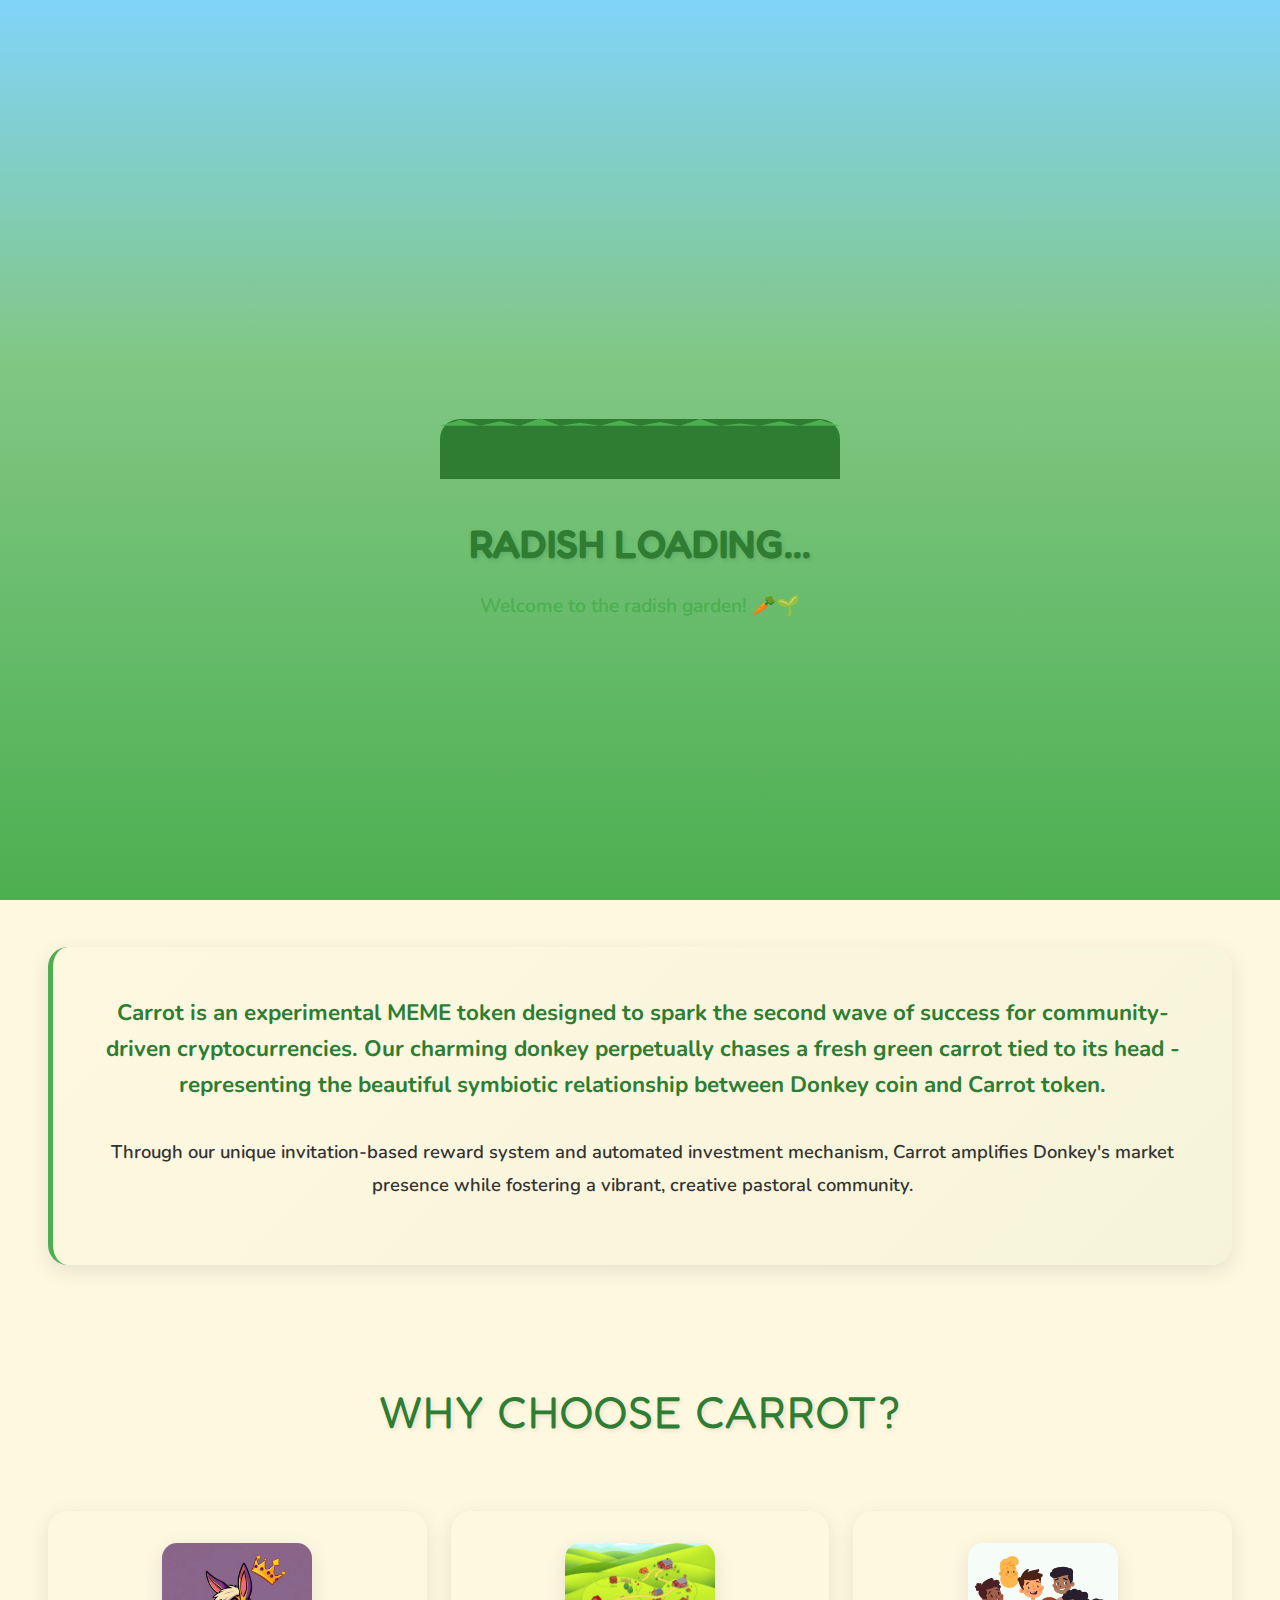
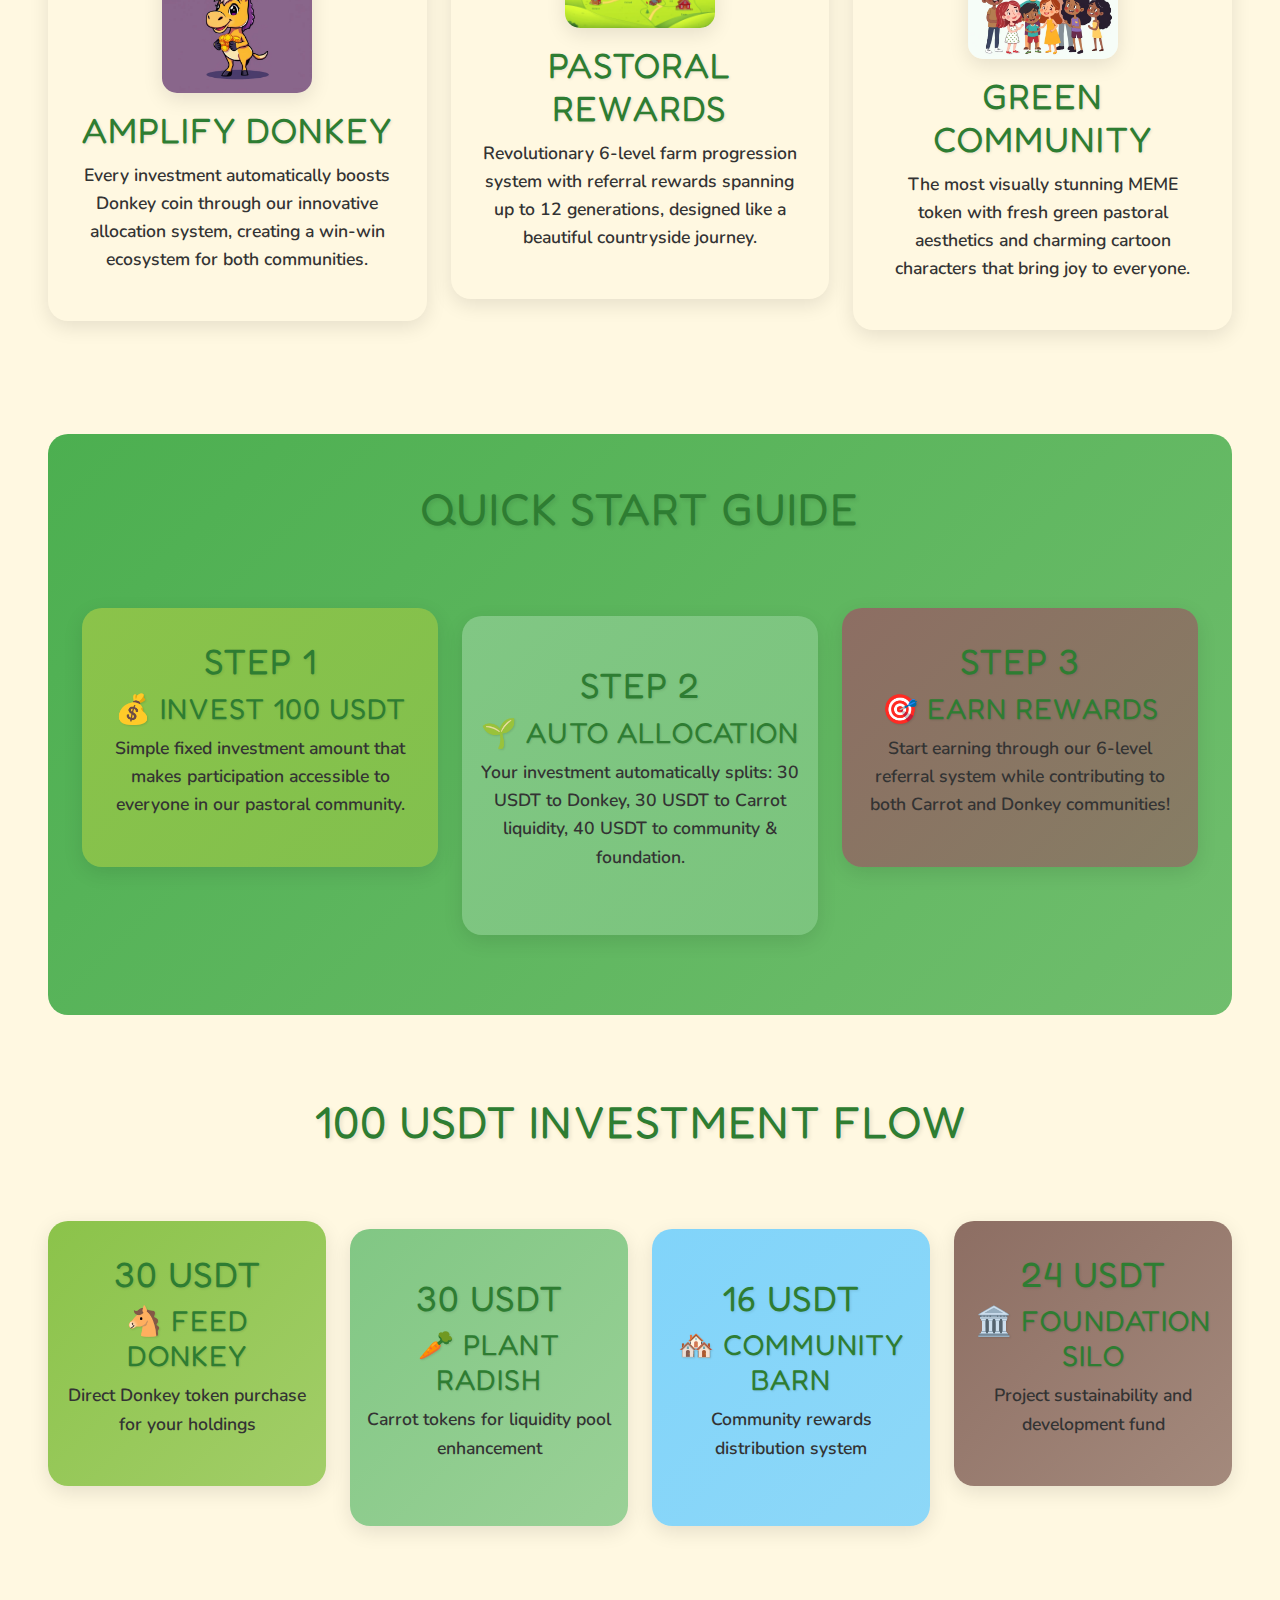
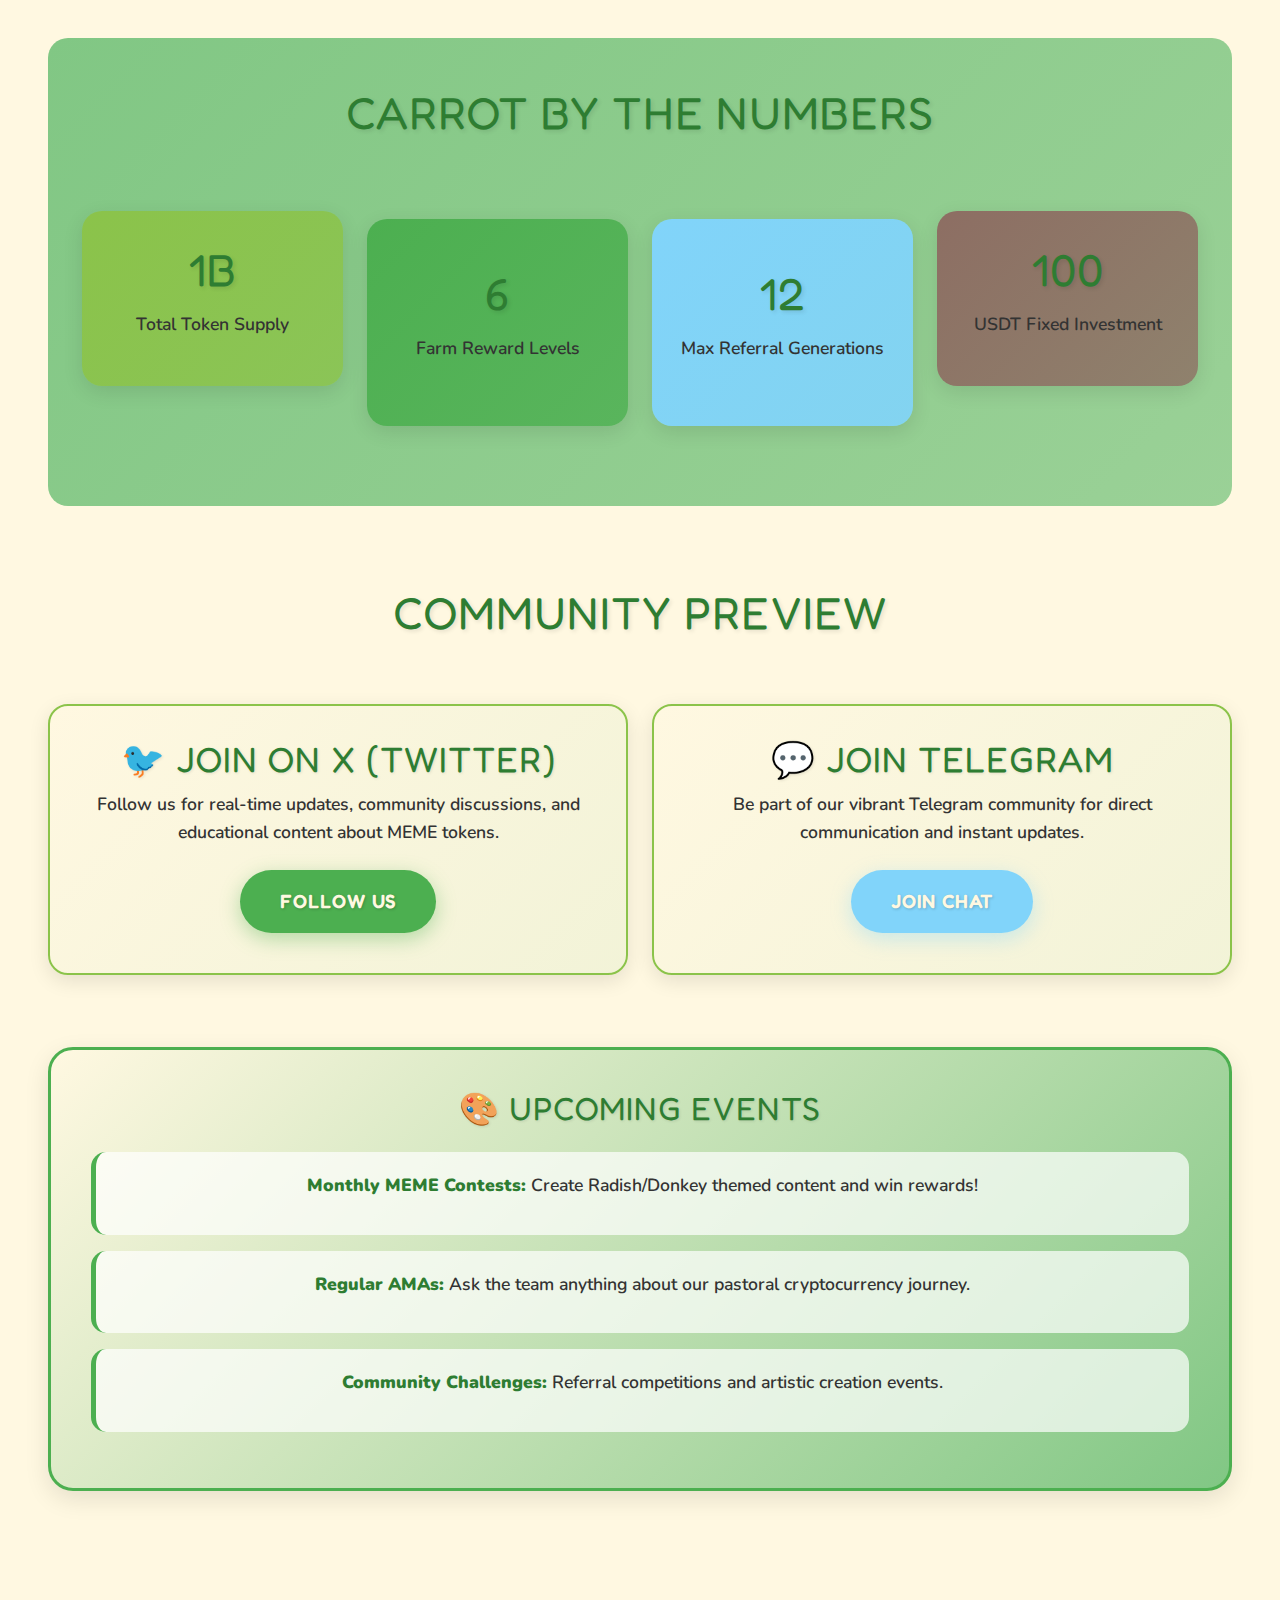
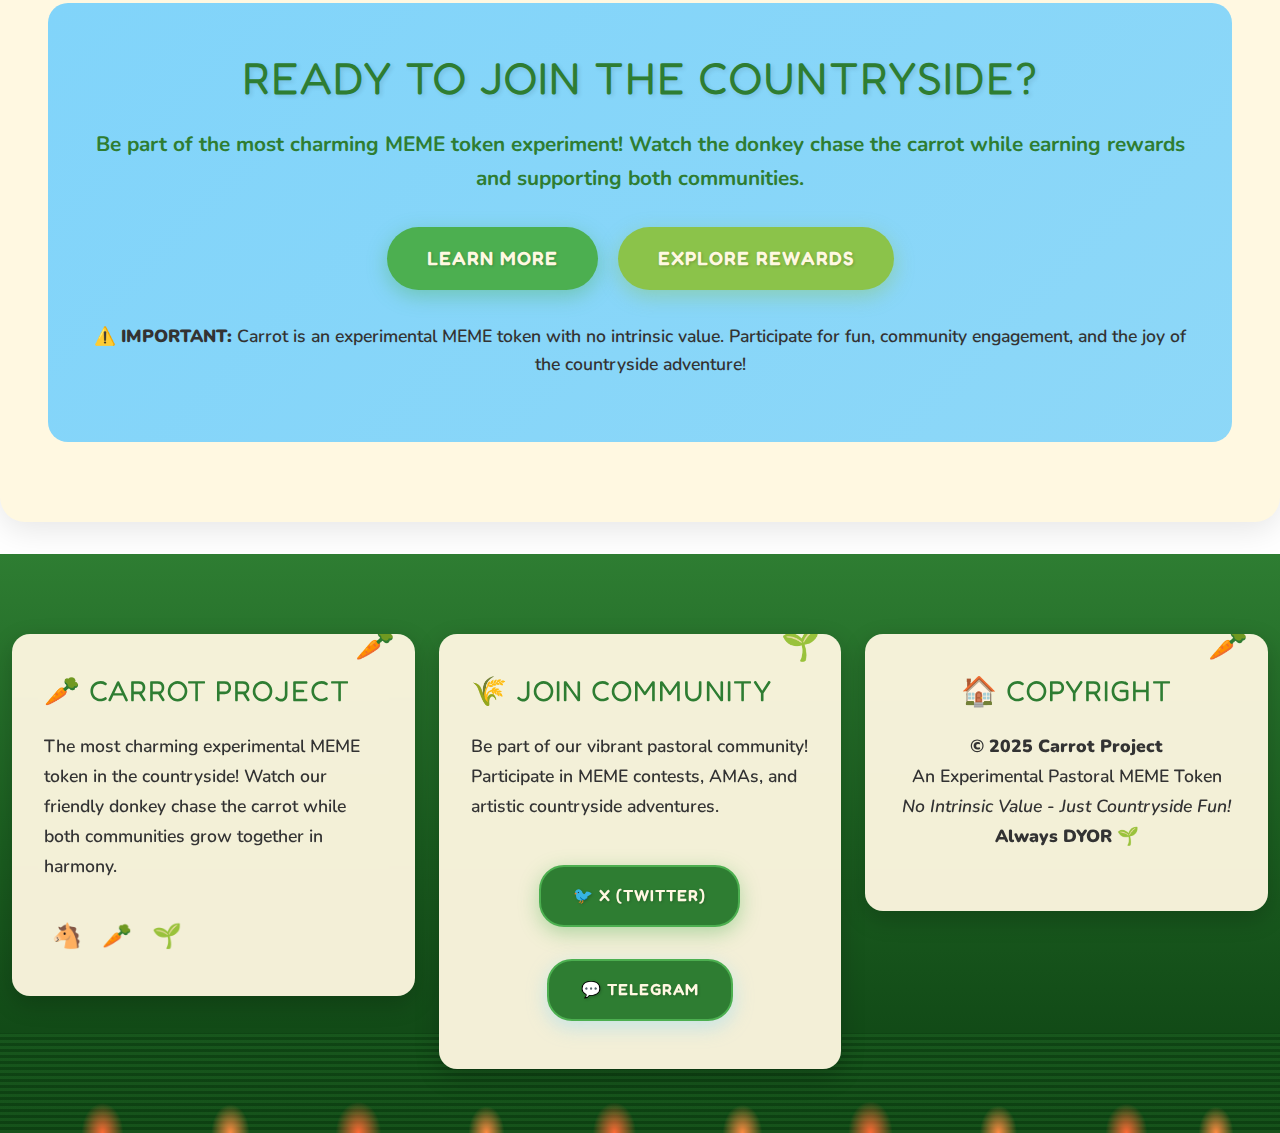
<file: index.html>
<!DOCTYPE html>
<html lang="en">
<head>
    <meta charset="UTF-8">
    <meta name="viewport" content="width=device-width, initial-scale=1.0">
    <title>CARROT - Fresh Green MEME Token Revolution</title>
    <meta name="description" content="Carrot is an experimental MEME token bringing fresh green perspective to cryptocurrencies, amplifying Donkey coin through charming pastoral innovation.">
    <meta name="keywords" content="RADISH, MEME token, Donkey coin, cryptocurrency, blockchain, pastoral, green, community">
    
    <!-- Bootstrap CSS -->
    <link href="https://cdn.jsdelivr.net/npm/bootstrap@5.3.0/dist/css/bootstrap.min.css" rel="stylesheet">
    
    <!-- Custom CSS -->
    <link rel="stylesheet" href="assets/css/style.css">
    
    <!-- Favicon -->
    <link rel="icon" type="image/webp" href="assets/images/radish_logo.webp">
</head>
<body>
    <!-- Navigation -->
    <nav class="navbar navbar-expand-lg navbar-light fixed-top">
        <div class="container">
            <a class="navbar-brand" href="index.html">
                CARROT 🥕
            </a>
            <button class="navbar-toggler" type="button" data-bs-toggle="collapse" data-bs-target="#navbarNav">
                <span class="navbar-toggler-icon"></span>
            </button>
            <div class="collapse navbar-collapse" id="navbarNav">
                <ul class="navbar-nav ms-auto">
                    <li class="nav-item">
                        <a class="nav-link active" href="index.html">HOME</a>
                    </li>
                    <li class="nav-item">
                        <a class="nav-link" href="about.html">ABOUT</a>
                    </li>
                    <li class="nav-item">
                        <a class="nav-link" href="rewards.html">REWARDS</a>
                    </li>
                    <li class="nav-item">
                        <a class="nav-link" href="journey.html">JOURNEY</a>
                    </li>
                </ul>
            </div>
        </div>
    </nav>

    <!-- Hero Section with Core Banner -->
    <section class="hero-section" style="margin-top: 100px;">
        <div class="hero-content">
            <div class="row align-items-center">
                <div class="col-lg-6">
                    <h1 class="bounce">CARROT REVOLUTION</h1>
                    <p class="lead">Fresh Green MEME Token in the Countryside!</p>
                    <p>Join the most charming community-driven cryptocurrency adventure. Watch our friendly donkey chase the fresh green carrot while both communities grow together in perfect harmony.</p>
                    
                    <div class="mt-4">
                        <a href="rewards.html" class="btn-art">START YOUR JOURNEY</a>
                        <a href="journey.html" class="btn-art btn-secondary">JOIN COMMUNITY</a>
                    </div>
                </div>
                <div class="col-lg-6 text-center">
                    <img src="assets/images/homepage_banner_donkey_chasing_carrot.webp" alt="Donkey chasing carrot tied to its own head in countryside" class="art-image img-fluid floating homepage-banner" style="max-width: 700px;">
                </div>
            </div>
        </div>
    </section>

    <!-- Main Content -->
    <div class="container-art">
        <!-- What is Carrot Section -->
        <section class="py-5">
            <h2 class="text-center mb-5">WHAT IS CARROT?</h2>
            <div class="row">
                <div class="col-md-12">
                    <div class="art-card text-center">
                        <p class="lead">Carrot is an experimental MEME token designed to spark the second wave of success for community-driven cryptocurrencies. Our charming donkey perpetually chases a fresh green carrot tied to its head - representing the beautiful symbiotic relationship between Donkey coin and Carrot token.</p>
                        <p>Through our unique invitation-based reward system and automated investment mechanism, Carrot amplifies Donkey's market presence while fostering a vibrant, creative pastoral community.</p>
                    </div>
                </div>
            </div>
        </section>

        <!-- Why Choose Carrot Section -->
        <section class="py-5">
            <h2 class="text-center mb-5">WHY CHOOSE CARROT?</h2>
            <div class="row">
                <div class="col-md-4">
                    <div class="art-card text-center">
                        <img src="assets/images/artistic_donkey_king.png" alt="Donkey Character" class="art-image mb-3" style="width: 150px;">
                        <h3>AMPLIFY DONKEY</h3>
                        <p>Every investment automatically boosts Donkey coin through our innovative allocation system, creating a win-win ecosystem for both communities.</p>
                    </div>
                </div>
                <div class="col-md-4">
                    <div class="art-card text-center">
                        <img src="assets/images/farm_progression_map.png" alt="Farm Progression" class="art-image mb-3" style="width: 150px;">
                        <h3>PASTORAL REWARDS</h3>
                        <p>Revolutionary 6-level farm progression system with referral rewards spanning up to 12 generations, designed like a beautiful countryside journey.</p>
                    </div>
                </div>
                <div class="col-md-4">
                    <div class="art-card text-center">
                        <img src="assets/images/community_art.png" alt="Community" class="art-image mb-3" style="width: 150px;">
                        <h3>GREEN COMMUNITY</h3>
                        <p>The most visually stunning MEME token with fresh green pastoral aesthetics and charming cartoon characters that bring joy to everyone.</p>
                    </div>
                </div>
            </div>
        </section>

        <!-- Quick Start Guide -->
        <section class="py-5 bg-green">
            <div class="container">
                <h2 class="text-center mb-5">QUICK START GUIDE</h2>
                <div class="row text-center">
                    <div class="col-md-4">
                        <div class="art-card bg-sage">
                            <h3>STEP 1</h3>
                            <h4>💰 INVEST 100 USDT</h4>
                            <p>Simple fixed investment amount that makes participation accessible to everyone in our pastoral community.</p>
                        </div>
                    </div>
                    <div class="col-md-4">
                        <div class="art-card bg-light-green">
                            <h3>STEP 2</h3>
                            <h4>🌱 AUTO ALLOCATION</h4>
                            <p>Your investment automatically splits: 30 USDT to Donkey, 30 USDT to Carrot liquidity, 40 USDT to community & foundation.</p>
                        </div>
                    </div>
                    <div class="col-md-4">
                        <div class="art-card bg-earth">
                            <h3>STEP 3</h3>
                            <h4>🎯 EARN REWARDS</h4>
                            <p>Start earning through our 6-level referral system while contributing to both Carrot and Donkey communities!</p>
                        </div>
                    </div>
                </div>
            </div>
        </section>

        <!-- Investment Flow -->
        <section class="py-5">
            <h2 class="text-center mb-5">100 USDT INVESTMENT FLOW</h2>
            <div class="row text-center">
                <div class="col-md-3">
                    <div class="art-card bg-sage">
                        <h3>30 USDT</h3>
                        <h4>🐴 FEED DONKEY</h4>
                        <p>Direct Donkey token purchase for your holdings</p>
                    </div>
                </div>
                <div class="col-md-3">
                    <div class="art-card bg-light-green">
                        <h3>30 USDT</h3>
                        <h4>🥕 PLANT RADISH</h4>
                        <p>Carrot tokens for liquidity pool enhancement</p>
                    </div>
                </div>
                <div class="col-md-3">
                    <div class="art-card bg-sky">
                        <h3>16 USDT</h3>
                        <h4>🏘️ COMMUNITY BARN</h4>
                        <p>Community rewards distribution system</p>
                    </div>
                </div>
                <div class="col-md-3">
                    <div class="art-card bg-earth">
                        <h3>24 USDT</h3>
                        <h4>🏛️ FOUNDATION SILO</h4>
                        <p>Project sustainability and development fund</p>
                    </div>
                </div>
            </div>
        </section>

        <!-- Key Statistics -->
        <section class="py-5 bg-light-green">
            <div class="container">
                <h2 class="text-center mb-5">CARROT BY THE NUMBERS</h2>
                <div class="row text-center">
                    <div class="col-md-3">
                        <div class="art-card bg-sage">
                            <h2>1B</h2>
                            <p>Total Token Supply</p>
                        </div>
                    </div>
                    <div class="col-md-3">
                        <div class="art-card bg-green">
                            <h2>6</h2>
                            <p>Farm Reward Levels</p>
                        </div>
                    </div>
                    <div class="col-md-3">
                        <div class="art-card bg-sky">
                            <h2>12</h2>
                            <p>Max Referral Generations</p>
                        </div>
                    </div>
                    <div class="col-md-3">
                        <div class="art-card bg-earth">
                            <h2>100</h2>
                            <p>USDT Fixed Investment</p>
                        </div>
                    </div>
                </div>
            </div>
        </section>

        <!-- Community Preview -->
        <section class="py-5">
            <h2 class="text-center mb-5">COMMUNITY PREVIEW</h2>
            <div class="row">
                <div class="col-md-6">
                    <div class="community-card text-center">
                        <h3>🐦 JOIN ON X (TWITTER)</h3>
                        <p>Follow us for real-time updates, community discussions, and educational content about MEME tokens.</p>
                        <a href="#" class="btn-art">FOLLOW US</a>
                    </div>
                </div>
                <div class="col-md-6">
                    <div class="community-card text-center">
                        <h3>💬 JOIN TELEGRAM</h3>
                        <p>Be part of our vibrant Telegram community for direct communication and instant updates.</p>
                        <a href="#" class="btn-art btn-secondary">JOIN CHAT</a>
                    </div>
                </div>
            </div>
            <div class="row mt-4">
                <div class="col-md-12">
                    <div class="event-card text-center">
                        <h3>🎨 UPCOMING EVENTS</h3>
                        <div class="event-item">
                            <p><strong>Monthly MEME Contests:</strong> Create Radish/Donkey themed content and win rewards!</p>
                        </div>
                        <div class="event-item">
                            <p><strong>Regular AMAs:</strong> Ask the team anything about our pastoral cryptocurrency journey.</p>
                        </div>
                        <div class="event-item">
                            <p><strong>Community Challenges:</strong> Referral competitions and artistic creation events.</p>
                        </div>
                    </div>
                </div>
            </div>
        </section>

        <!-- Call to Action -->
        <section class="py-5 text-center bg-sky">
            <div class="container">
                <h2 class="mb-4">READY TO JOIN THE COUNTRYSIDE?</h2>
                <p class="lead mb-4">Be part of the most charming MEME token experiment! Watch the donkey chase the carrot while earning rewards and supporting both communities.</p>
                
                <div class="mt-4">
                    <a href="about.html" class="btn-art">LEARN MORE</a>
                    <a href="rewards.html" class="btn-art btn-success">EXPLORE REWARDS</a>
                </div>
                
                <div class="mt-4">
                    <p><strong>⚠️ IMPORTANT:</strong> Carrot is an experimental MEME token with no intrinsic value. Participate for fun, community engagement, and the joy of the countryside adventure!</p>
                </div>
            </div>
        </section>
    </div>

    <!-- Footer -->
    <footer class="footer-garden">
        <div class="container">
            <div class="row g-4">
                <div class="col-md-4">
                    <div class="art-card">
                        <h3>🥕 CARROT PROJECT</h3>
                        <p>The most charming experimental MEME token in the countryside! Watch our friendly donkey chase the carrot while both communities grow together in harmony.</p>
                        <div class="mt-3">
                            <span class="footer-emoji">🐴</span>
                            <span class="footer-emoji">🥕</span>
                            <span class="footer-emoji">🌱</span>
                        </div>
                    </div>
                </div>
                <div class="col-md-4">
                    <div class="art-card">
                        <h3>🌾 JOIN COMMUNITY</h3>
                        <p>Be part of our vibrant pastoral community! Participate in MEME contests, AMAs, and artistic countryside adventures.</p>
                        <div class="footer-social mt-3">
                            <a href="#" class="btn-art">🐦 X (TWITTER)</a>
                            <a href="#" class="btn-art btn-secondary">💬 TELEGRAM</a>
                        </div>
                    </div>
                </div>
                <div class="col-md-4">
                    <div class="art-card text-center">
                        <h3>🏠 COPYRIGHT</h3>
                        <p><strong>© 2025 Carrot Project</strong><br>
                        An Experimental Pastoral MEME Token<br>
                        <em>No Intrinsic Value - Just Countryside Fun!</em><br>
                        <strong>Always DYOR 🌱</strong></p>
                    </div>
                </div>
            </div>
        </div>
    </footer>

    <!-- Bootstrap JS -->
    <script src="https://cdn.jsdelivr.net/npm/bootstrap@5.3.0/dist/js/bootstrap.bundle.min.js"></script>
    
    <!-- Custom JS -->
    <script src="assets/js/main.js"></script>
</body>
</html>
</file>
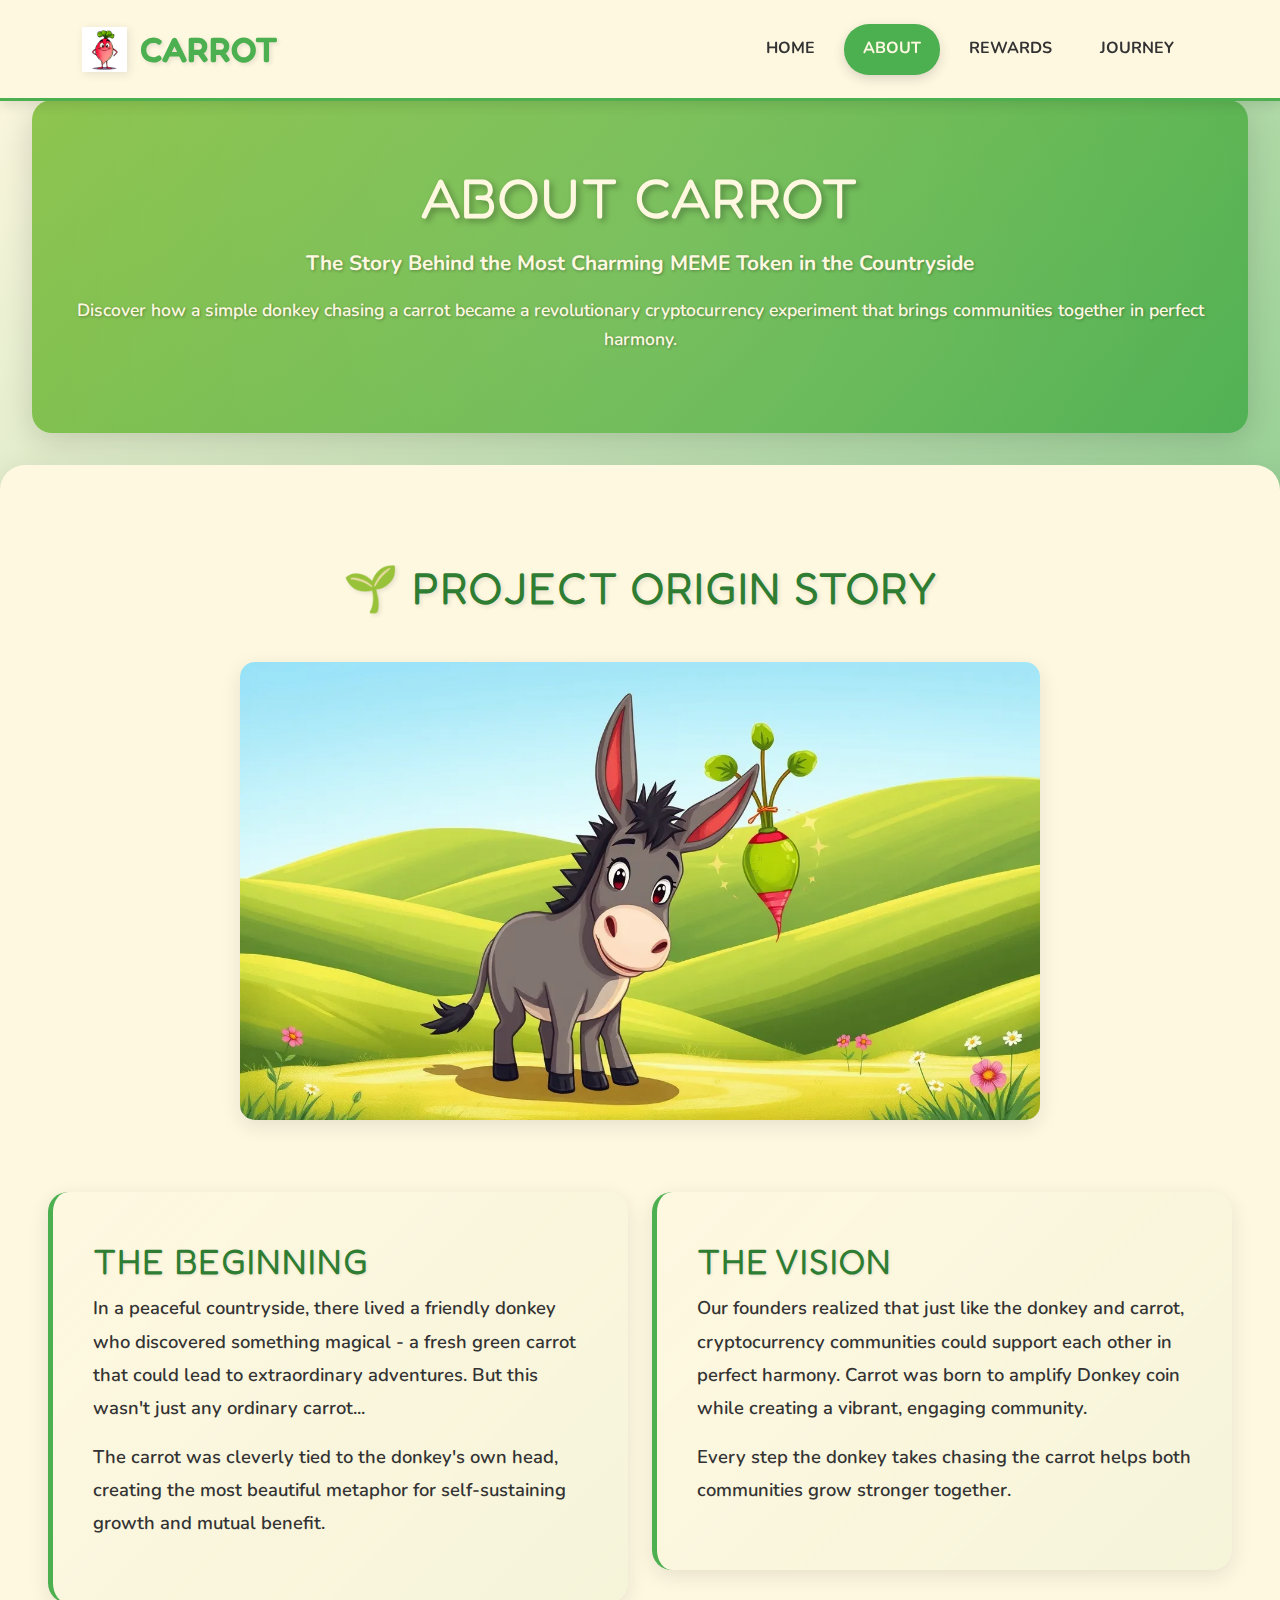
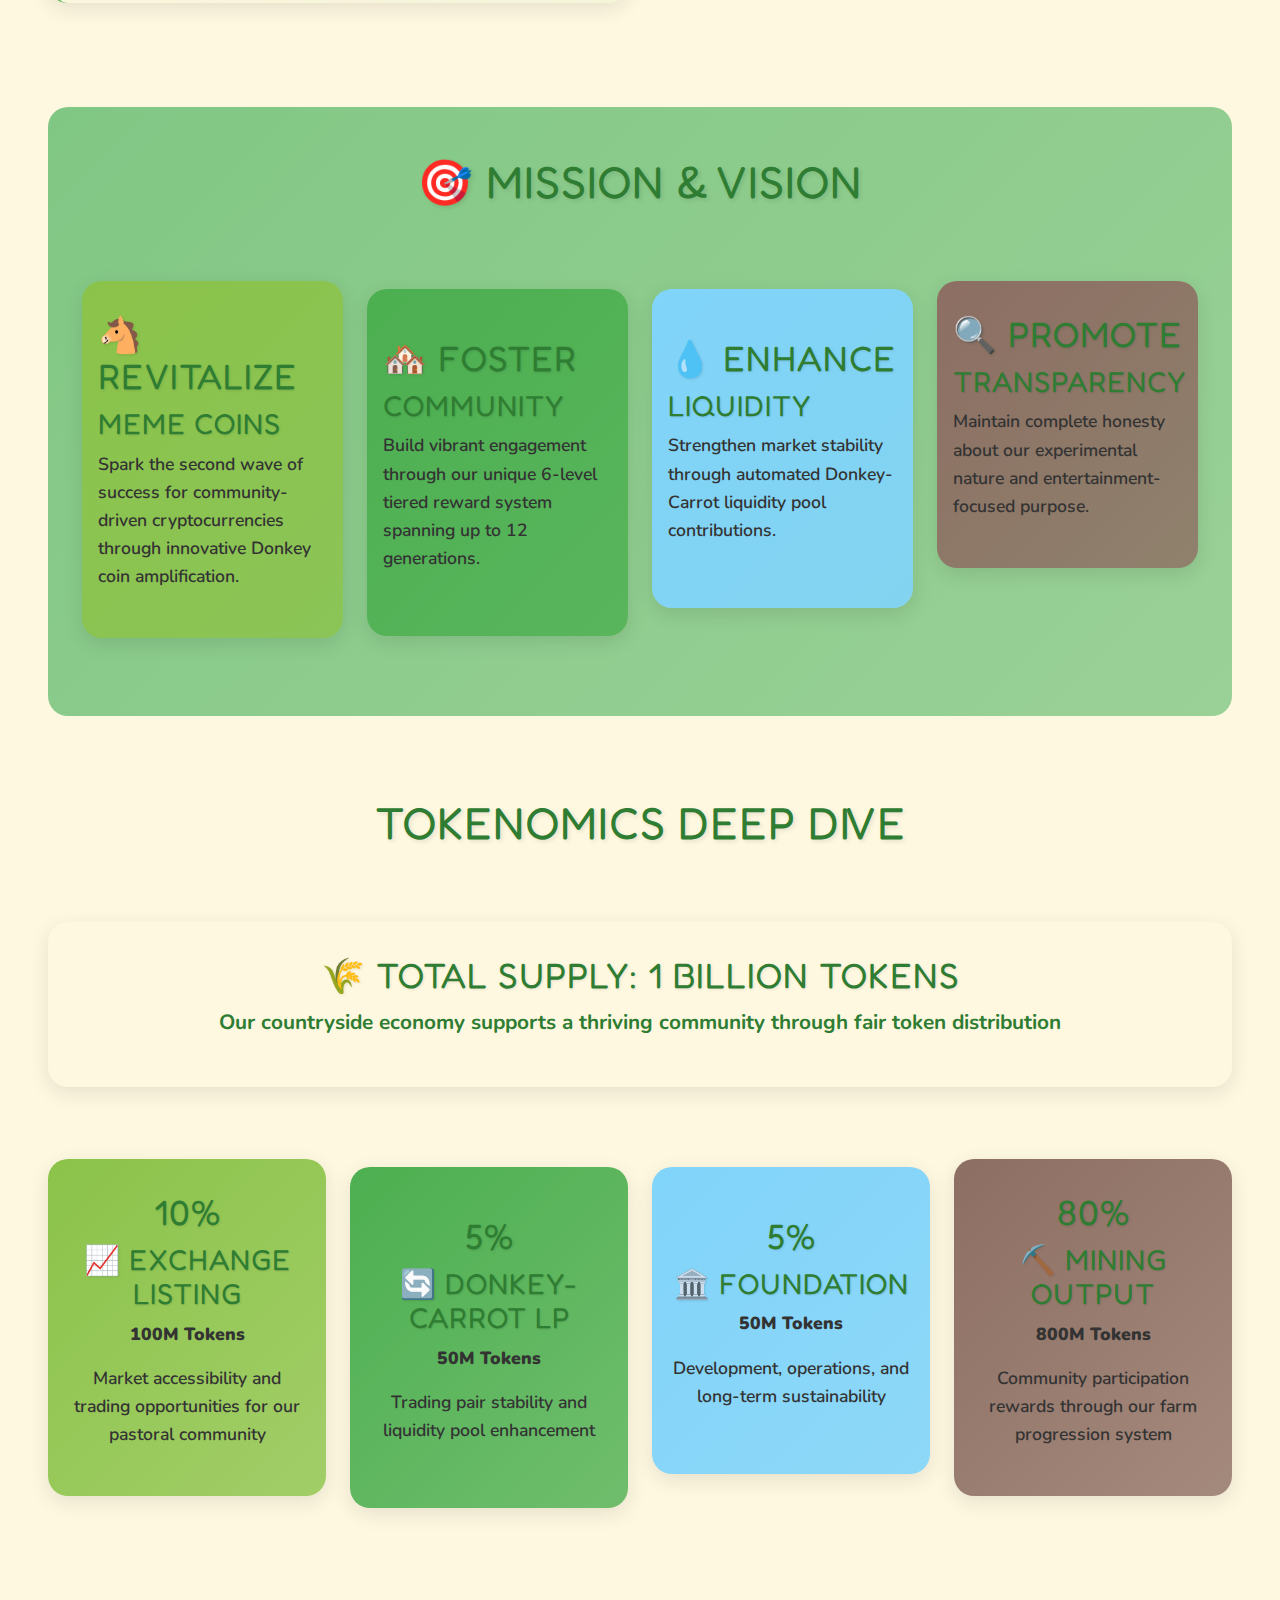
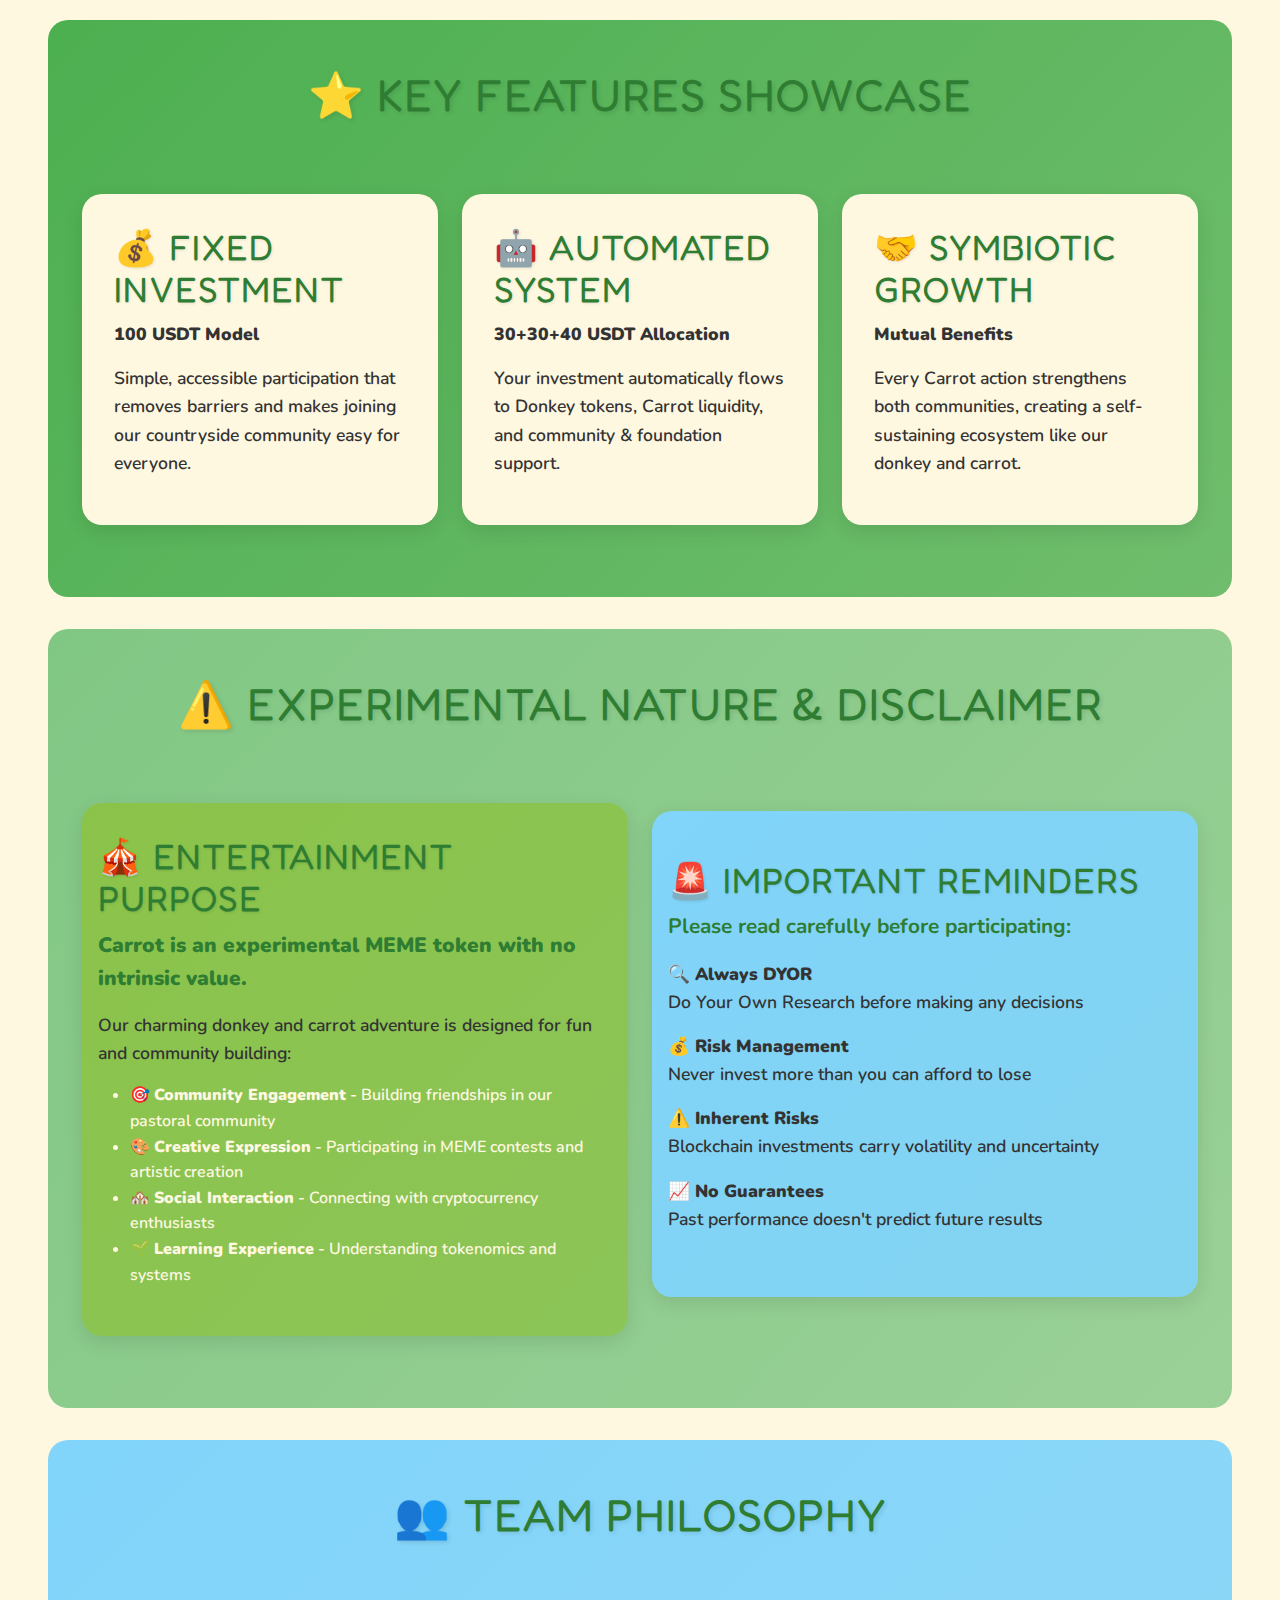
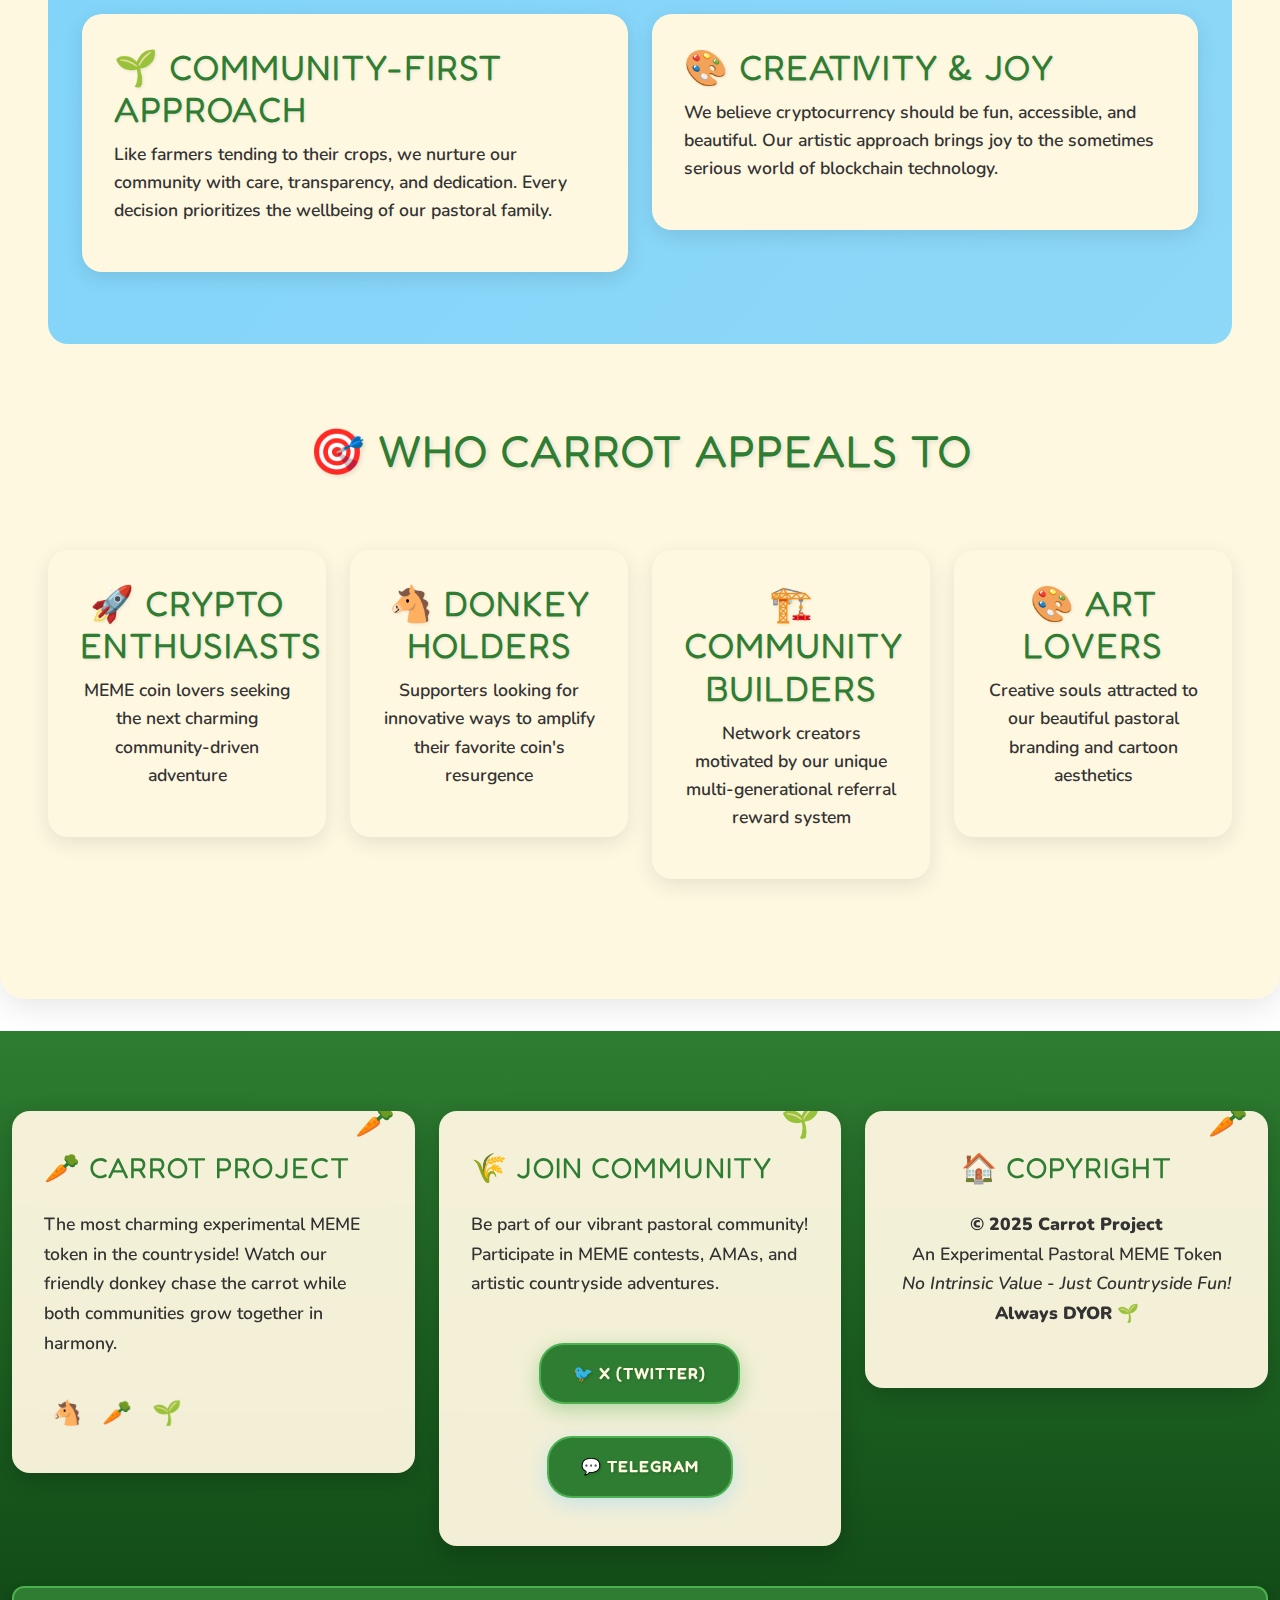
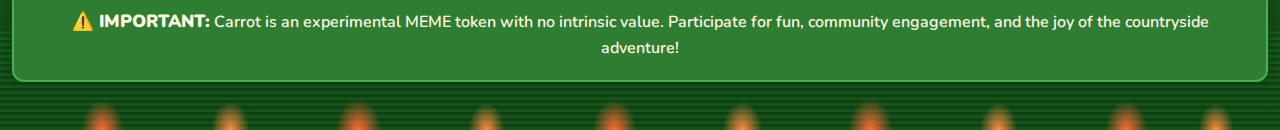
<file: about.html>
<!DOCTYPE html>
<html lang="en">
<head>
    <meta charset="UTF-8">
    <meta name="viewport" content="width=device-width, initial-scale=1.0">
    <title>About CARROT - Fresh Green MEME Token Story</title>
    <meta name="description" content="Learn about Carrot project's origin story, mission to amplify Donkey coin, unique tokenomics, and experimental MEME token nature in our charming pastoral community.">
    <meta name="keywords" content="CARROT about, MEME token story, Donkey coin amplification, tokenomics, experimental cryptocurrency, pastoral community">
    
    <!-- Bootstrap CSS -->
    <link href="https://cdn.jsdelivr.net/npm/bootstrap@5.3.0/dist/css/bootstrap.min.css" rel="stylesheet">
    
    <!-- Custom CSS -->
    <link rel="stylesheet" href="assets/css/style.css">
    
    <!-- Favicon -->
    <link rel="icon" type="image/webp" href="assets/images/radish_logo.webp">
</head>
<body>
    <!-- Navigation -->
    <nav class="navbar navbar-expand-lg navbar-light fixed-top">
        <div class="container">
            <a class="navbar-brand" href="index.html">
                <img src="assets/images/radish_logo.webp" alt="CARROT Logo" class="navbar-logo">
                CARROT
            </a>
            <button class="navbar-toggler" type="button" data-bs-toggle="collapse" data-bs-target="#navbarNav">
                <span class="navbar-toggler-icon"></span>
            </button>
            <div class="collapse navbar-collapse" id="navbarNav">
                <ul class="navbar-nav ms-auto">
                    <li class="nav-item">
                        <a class="nav-link" href="index.html">HOME</a>
                    </li>
                    <li class="nav-item">
                        <a class="nav-link active" href="about.html">ABOUT</a>
                    </li>
                    <li class="nav-item">
                        <a class="nav-link" href="rewards.html">REWARDS</a>
                    </li>
                    <li class="nav-item">
                        <a class="nav-link" href="journey.html">JOURNEY</a>
                    </li>
                </ul>
            </div>
        </div>
    </nav>

    <!-- Hero Section -->
    <section class="hero-section" style="margin-top: 100px;">
        <div class="hero-content">
            <div class="row align-items-center">
                <div class="col-lg-12 text-center">
                    <h1 class="bounce">ABOUT CARROT</h1>
                    <p class="lead">The Story Behind the Most Charming MEME Token in the Countryside</p>
                    <p>Discover how a simple donkey chasing a carrot became a revolutionary cryptocurrency experiment that brings communities together in perfect harmony.</p>
                </div>
            </div>
        </div>
    </section>

    <!-- Main Content -->
    <div class="container-art">
        <!-- Origin Story Section -->
        <section class="py-5">
            <h2 class="text-center mb-5">🌱 PROJECT ORIGIN STORY</h2>
            <div class="row mb-4">
                <div class="col-md-12 text-center">
                    <img src="assets/images/about_origin_story.webp" alt="Carrot Project Origin Story" class="art-image img-fluid mb-4" style="max-width: 800px;">
                </div>
            </div>
            <div class="row">
                <div class="col-md-6">
                    <div class="art-card">
                        <h3>The Beginning</h3>
                        <p>In a peaceful countryside, there lived a friendly donkey who discovered something magical - a fresh green carrot that could lead to extraordinary adventures. But this wasn't just any ordinary carrot...</p>
                        <p>The carrot was cleverly tied to the donkey's own head, creating the most beautiful metaphor for self-sustaining growth and mutual benefit.</p>
                    </div>
                </div>
                <div class="col-md-6">
                    <div class="art-card">
                        <h3>The Vision</h3>
                        <p>Our founders realized that just like the donkey and carrot, cryptocurrency communities could support each other in perfect harmony. Carrot was born to amplify Donkey coin while creating a vibrant, engaging community.</p>
                        <p>Every step the donkey takes chasing the carrot helps both communities grow stronger together.</p>
                    </div>
                </div>
            </div>
        </section>

        <!-- Mission & Vision Section -->
        <section class="py-5 bg-light-green">
            <div class="container">
                <h2 class="text-center mb-5">🎯 MISSION & VISION</h2>
                <div class="row">
                    <div class="col-md-3">
                        <div class="art-card bg-sage">
                            <h3>🐴 REVITALIZE</h3>
                            <h4>MEME Coins</h4>
                            <p>Spark the second wave of success for community-driven cryptocurrencies through innovative Donkey coin amplification.</p>
                        </div>
                    </div>
                    <div class="col-md-3">
                        <div class="art-card bg-green">
                            <h3>🏘️ FOSTER</h3>
                            <h4>Community</h4>
                            <p>Build vibrant engagement through our unique 6-level tiered reward system spanning up to 12 generations.</p>
                        </div>
                    </div>
                    <div class="col-md-3">
                        <div class="art-card bg-sky">
                            <h3>💧 ENHANCE</h3>
                            <h4>Liquidity</h4>
                            <p>Strengthen market stability through automated Donkey-Carrot liquidity pool contributions.</p>
                        </div>
                    </div>
                    <div class="col-md-3">
                        <div class="art-card bg-earth">
                            <h3>🔍 PROMOTE</h3>
                            <h4>Transparency</h4>
                            <p>Maintain complete honesty about our experimental nature and entertainment-focused purpose.</p>
                        </div>
                    </div>
                </div>
            </div>
        </section>

        <!-- Tokenomics Section -->
        <section class="py-5">
            <h2 class="text-center mb-5">TOKENOMICS DEEP DIVE</h2>
            <div class="row mb-4">
                <div class="col-md-12">
                    <div class="art-card text-center">
                        <h3>🌾 TOTAL SUPPLY: 1 BILLION TOKENS</h3>
                        <p class="lead">Our countryside economy supports a thriving community through fair token distribution</p>
                    </div>
                </div>
            </div>
            
            <div class="row">
                <div class="col-md-3">
                    <div class="art-card bg-sage text-center">
                        <h3>10%</h3>
                        <h4>📈 EXCHANGE LISTING</h4>
                        <p><strong>100M Tokens</strong></p>
                        <p>Market accessibility and trading opportunities for our pastoral community</p>
                    </div>
                </div>
                <div class="col-md-3">
                    <div class="art-card bg-green text-center">
                        <h3>5%</h3>
                        <h4>🔄 DONKEY-CARROT LP</h4>
                        <p><strong>50M Tokens</strong></p>
                        <p>Trading pair stability and liquidity pool enhancement</p>
                    </div>
                </div>
                <div class="col-md-3">
                    <div class="art-card bg-sky text-center">
                        <h3>5%</h3>
                        <h4>🏛️ FOUNDATION</h4>
                        <p><strong>50M Tokens</strong></p>
                        <p>Development, operations, and long-term sustainability</p>
                    </div>
                </div>
                <div class="col-md-3">
                    <div class="art-card bg-earth text-center">
                        <h3>80%</h3>
                        <h4>⛏️ MINING OUTPUT</h4>
                        <p><strong>800M Tokens</strong></p>
                        <p>Community participation rewards through our farm progression system</p>
                    </div>
                </div>
            </div>
        </section>

        <!-- Key Features Section -->
        <section class="py-5 bg-green">
            <div class="container">
                <h2 class="text-center mb-5">⭐ KEY FEATURES SHOWCASE</h2>
                <div class="row">
                    <div class="col-md-4">
                        <div class="art-card">
                            <h3>💰 FIXED INVESTMENT</h3>
                            <p><strong>100 USDT Model</strong></p>
                            <p>Simple, accessible participation that removes barriers and makes joining our countryside community easy for everyone.</p>
                        </div>
                    </div>
                    <div class="col-md-4">
                        <div class="art-card">
                            <h3>🤖 AUTOMATED SYSTEM</h3>
                            <p><strong>30+30+40 USDT Allocation</strong></p>
                            <p>Your investment automatically flows to Donkey tokens, Carrot liquidity, and community & foundation support.</p>
                        </div>
                    </div>
                    <div class="col-md-4">
                        <div class="art-card">
                            <h3>🤝 SYMBIOTIC GROWTH</h3>
                            <p><strong>Mutual Benefits</strong></p>
                            <p>Every Carrot action strengthens both communities, creating a self-sustaining ecosystem like our donkey and carrot.</p>
                        </div>
                    </div>
                </div>
            </div>
        </section>

        <!-- Experimental Nature Section -->
        <section class="py-5 bg-light-green">
            <div class="container">
                <h2 class="text-center mb-5">⚠️ EXPERIMENTAL NATURE & DISCLAIMER</h2>
                <div class="row">
                    <div class="col-md-6">
                        <div class="art-card bg-sage">
                            <h3>🎪 ENTERTAINMENT PURPOSE</h3>
                            <p class="lead"><strong>Carrot is an experimental MEME token with no intrinsic value.</strong></p>
                            <p>Our charming donkey and carrot adventure is designed for fun and community building:</p>
                            <ul>
                                <li>🎯 <strong>Community Engagement</strong> - Building friendships in our pastoral community</li>
                                <li>🎨 <strong>Creative Expression</strong> - Participating in MEME contests and artistic creation</li>
                                <li>🏘️ <strong>Social Interaction</strong> - Connecting with cryptocurrency enthusiasts</li>
                                <li>🌱 <strong>Learning Experience</strong> - Understanding tokenomics and systems</li>
                            </ul>
                        </div>
                    </div>
                    <div class="col-md-6">
                        <div class="art-card bg-sky">
                            <h3>🚨 IMPORTANT REMINDERS</h3>
                            <p class="lead">Please read carefully before participating:</p>
                            <div class="mt-3">
                                <p><strong>🔍 Always DYOR</strong><br>
                                Do Your Own Research before making any decisions</p>
                                
                                <p><strong>💰 Risk Management</strong><br>
                                Never invest more than you can afford to lose</p>
                                
                                <p><strong>⚠️ Inherent Risks</strong><br>
                                Blockchain investments carry volatility and uncertainty</p>
                                
                                <p><strong>📈 No Guarantees</strong><br>
                                Past performance doesn't predict future results</p>
                            </div>
                        </div>
                    </div>
                </div>
            </div>
        </section>

        <!-- Team Philosophy Section -->
        <section class="py-5 bg-sky">
            <div class="container">
                <h2 class="text-center mb-5">👥 TEAM PHILOSOPHY</h2>
                <div class="row">
                    <div class="col-md-6">
                        <div class="art-card">
                            <h3>🌱 COMMUNITY-FIRST APPROACH</h3>
                            <p>Like farmers tending to their crops, we nurture our community with care, transparency, and dedication. Every decision prioritizes the wellbeing of our pastoral family.</p>
                        </div>
                    </div>
                    <div class="col-md-6">
                        <div class="art-card">
                            <h3>🎨 CREATIVITY & JOY</h3>
                            <p>We believe cryptocurrency should be fun, accessible, and beautiful. Our artistic approach brings joy to the sometimes serious world of blockchain technology.</p>
                        </div>
                    </div>
                </div>
            </div>
        </section>

        <!-- Target Audience Section -->
        <section class="py-5">
            <h2 class="text-center mb-5">🎯 WHO CARROT APPEALS TO</h2>
            <div class="row">
                <div class="col-md-3">
                    <div class="art-card text-center">
                        <h3>🚀 CRYPTO ENTHUSIASTS</h3>
                        <p>MEME coin lovers seeking the next charming community-driven adventure</p>
                    </div>
                </div>
                <div class="col-md-3">
                    <div class="art-card text-center">
                        <h3>🐴 DONKEY HOLDERS</h3>
                        <p>Supporters looking for innovative ways to amplify their favorite coin's resurgence</p>
                    </div>
                </div>
                <div class="col-md-3">
                    <div class="art-card text-center">
                        <h3>🏗️ COMMUNITY BUILDERS</h3>
                        <p>Network creators motivated by our unique multi-generational referral reward system</p>
                    </div>
                </div>
                <div class="col-md-3">
                    <div class="art-card text-center">
                        <h3>🎨 ART LOVERS</h3>
                        <p>Creative souls attracted to our beautiful pastoral branding and cartoon aesthetics</p>
                    </div>
                </div>
            </div>
        </section>


    </div>

    <!-- Footer -->
    <footer class="footer-garden">
        <div class="container">
            <div class="row g-4">
                <div class="col-md-4">
                    <div class="art-card">
                        <h3>🥕 CARROT PROJECT</h3>
                        <p>The most charming experimental MEME token in the countryside! Watch our friendly donkey chase the carrot while both communities grow together in harmony.</p>
                        <div class="mt-3">
                            <span class="footer-emoji">🐴</span>
                            <span class="footer-emoji">🥕</span>
                            <span class="footer-emoji">🌱</span>
                        </div>
                    </div>
                </div>
                <div class="col-md-4">
                    <div class="art-card">
                        <h3>🌾 JOIN COMMUNITY</h3>
                        <p>Be part of our vibrant pastoral community! Participate in MEME contests, AMAs, and artistic countryside adventures.</p>
                        <div class="footer-social mt-3">
                            <a href="#" class="btn-art">🐦 X (TWITTER)</a>
                            <a href="#" class="btn-art btn-secondary">💬 TELEGRAM</a>
                        </div>
                    </div>
                </div>
                <div class="col-md-4">
                    <div class="art-card text-center">
                        <h3>🏠 COPYRIGHT</h3>
                        <p><strong>© 2025 Carrot Project</strong><br>
                        An Experimental Pastoral MEME Token<br>
                        <em>No Intrinsic Value - Just Countryside Fun!</em><br>
                        <strong>Always DYOR 🌱</strong></p>
                    </div>
                </div>
            </div>
            
            <!-- Important Disclaimer -->
            <div class="row mt-4">
                <div class="col-12">
                    <div class="disclaimer-banner">
                        <p class="mb-0"><strong>⚠️ IMPORTANT:</strong> Carrot is an experimental MEME token with no intrinsic value. Participate for fun, community engagement, and the joy of the countryside adventure!</p>
                    </div>
                </div>
            </div>
        </div>
    </footer>

    <!-- Bootstrap JS -->
    <script src="https://cdn.jsdelivr.net/npm/bootstrap@5.3.0/dist/js/bootstrap.bundle.min.js"></script>
    
    <!-- Custom JS -->
    <script src="assets/js/main.js"></script>
</body>
</html>
</file>
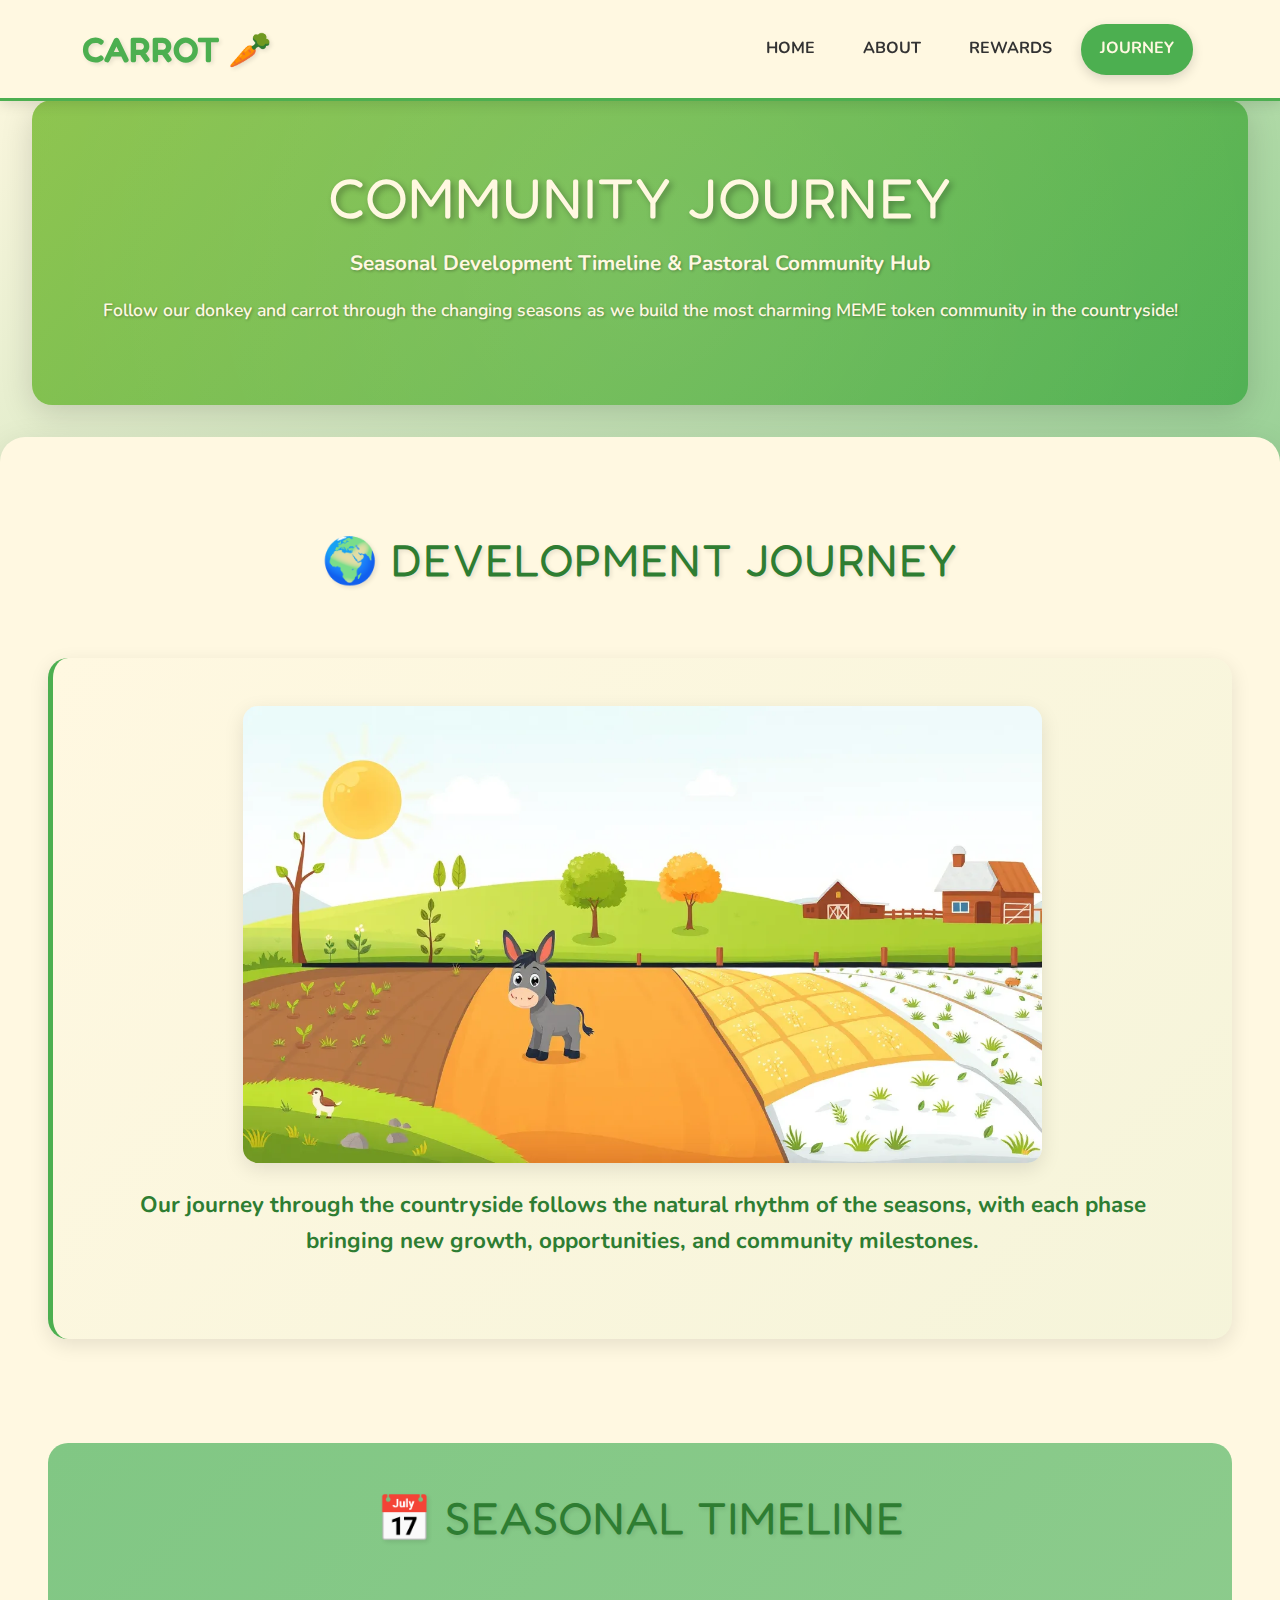
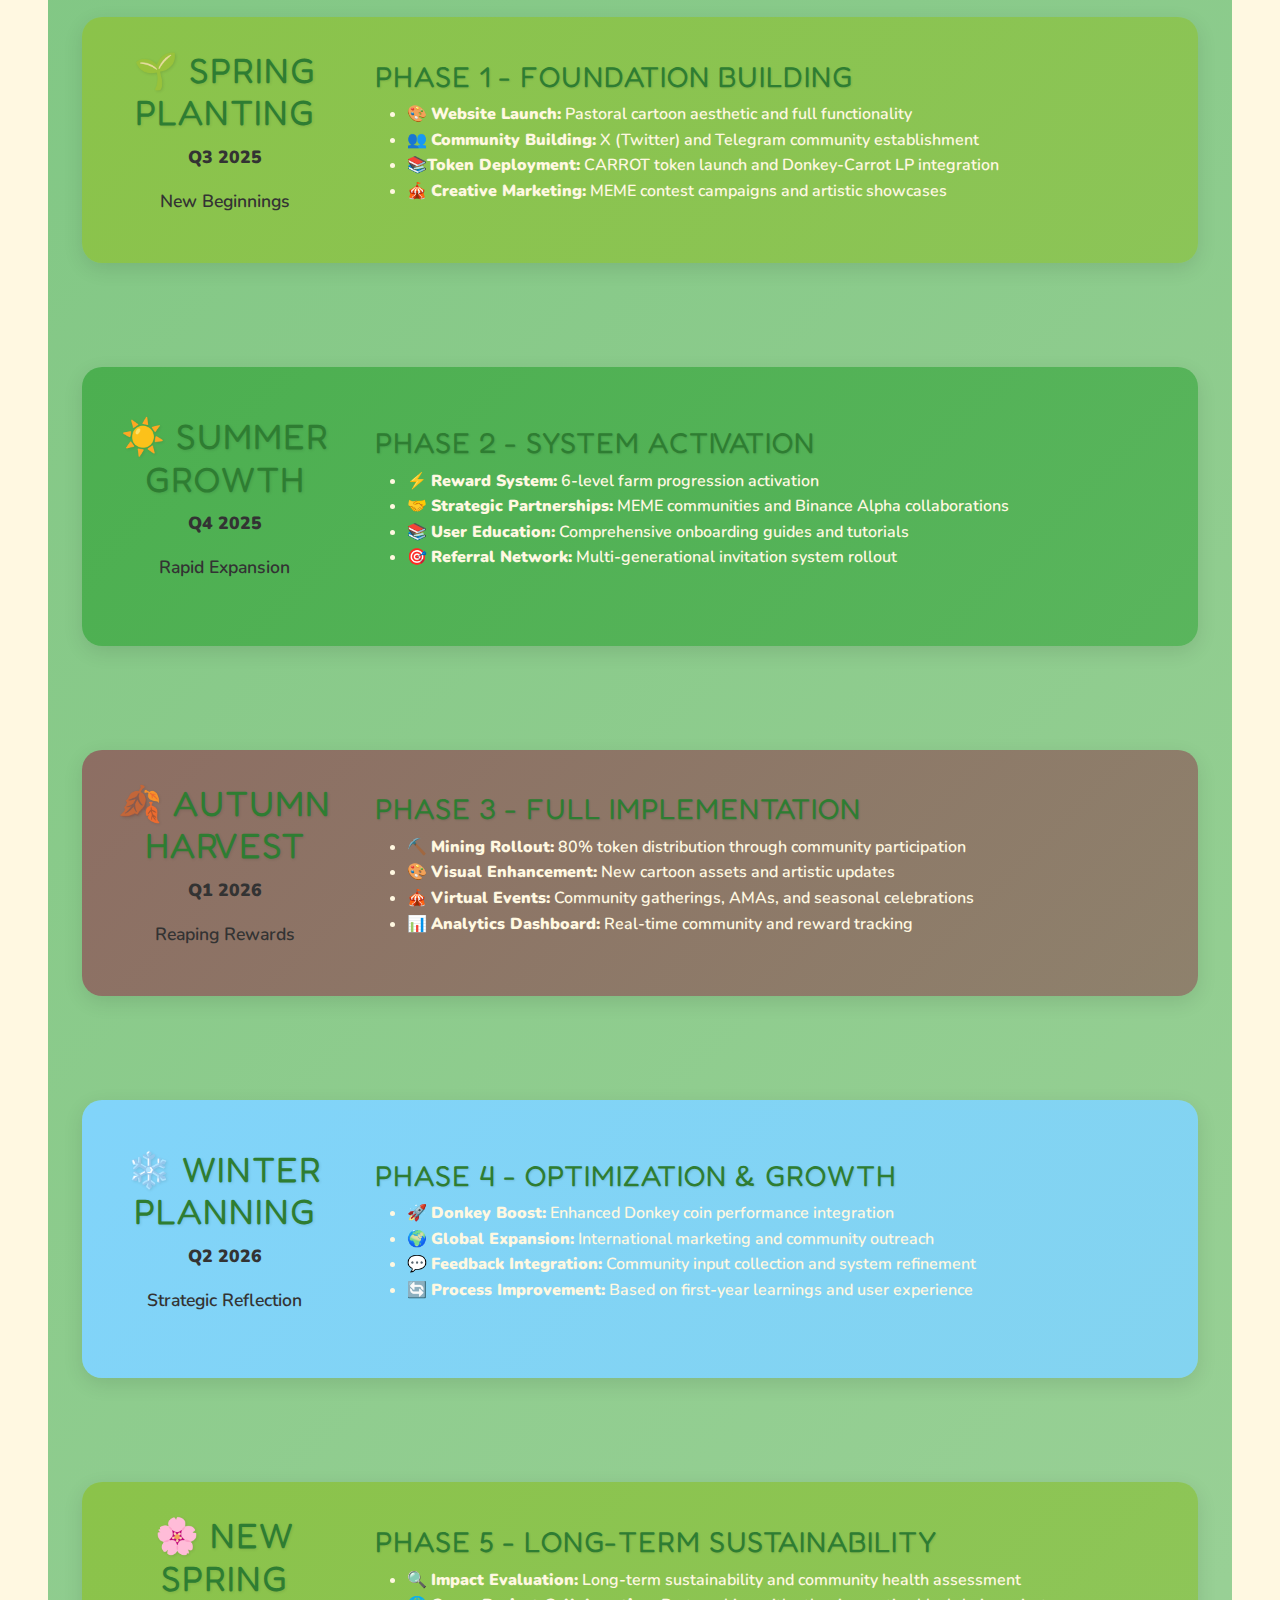
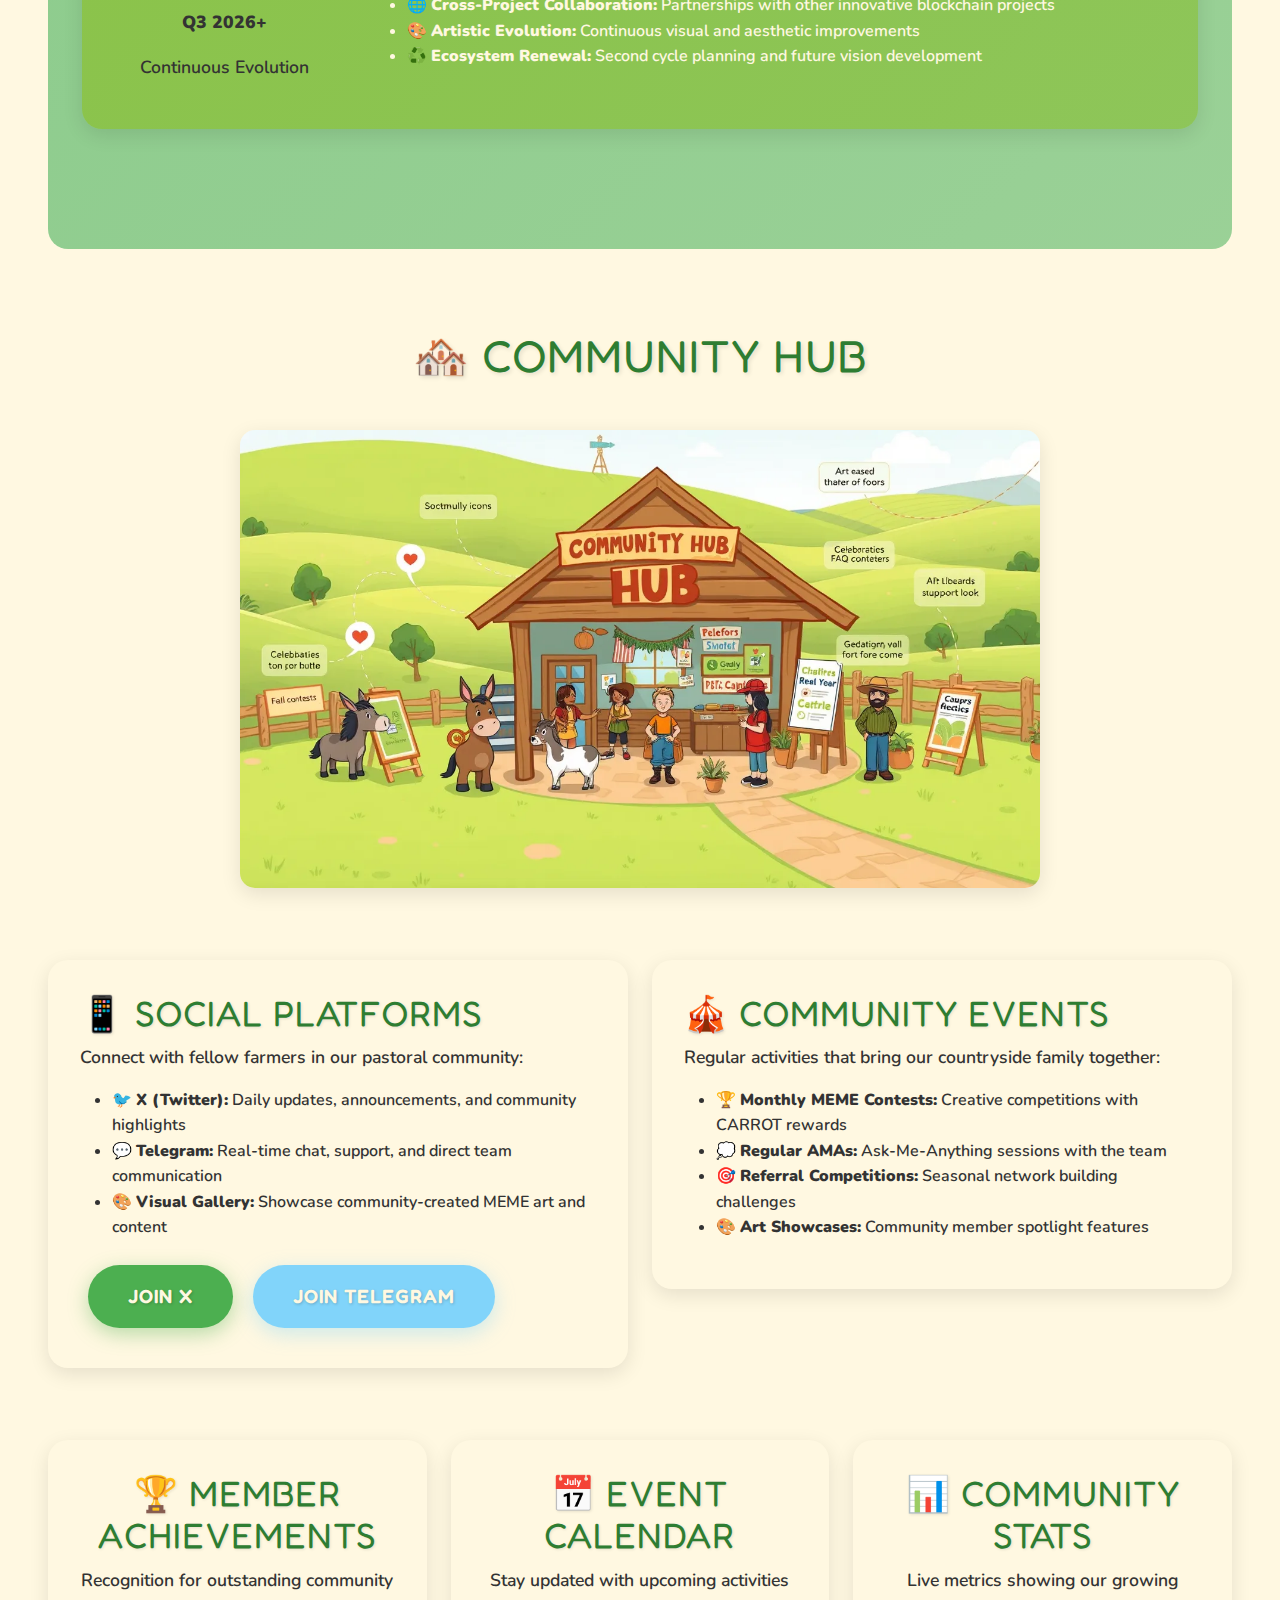
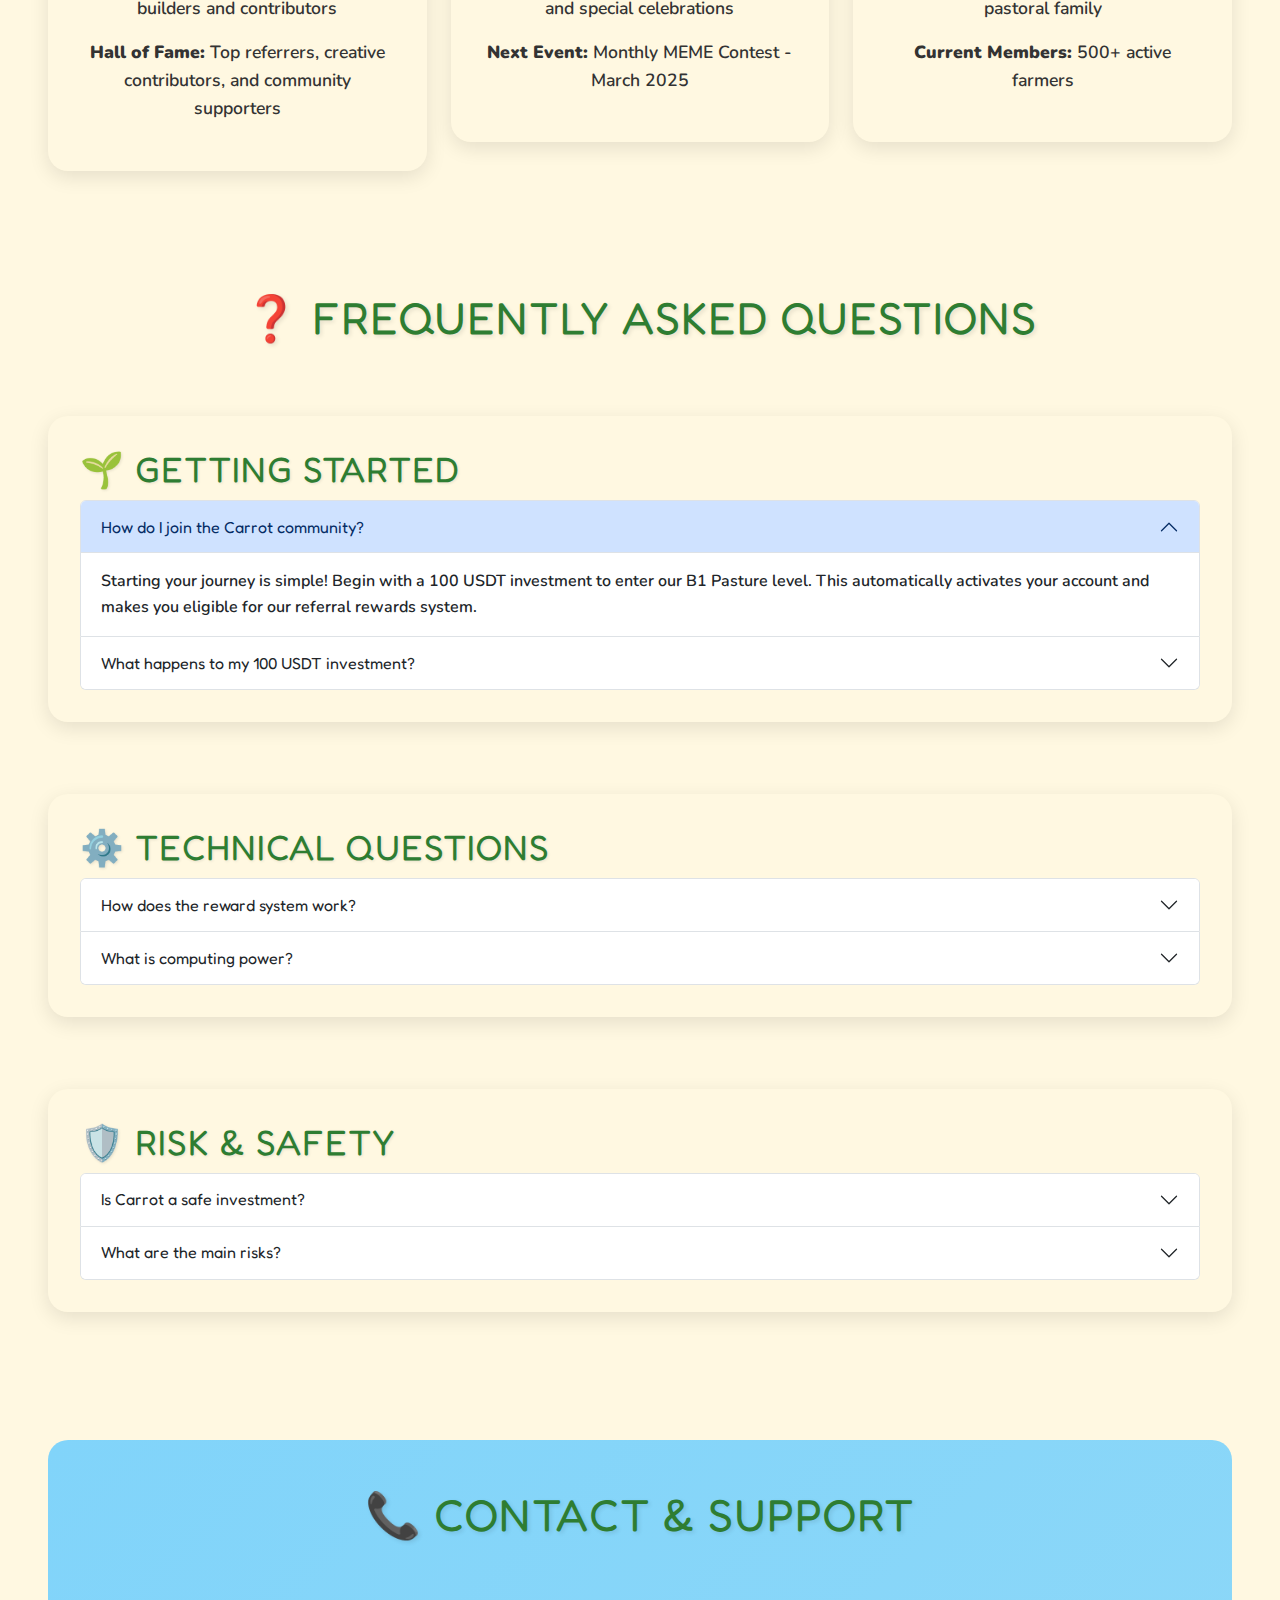
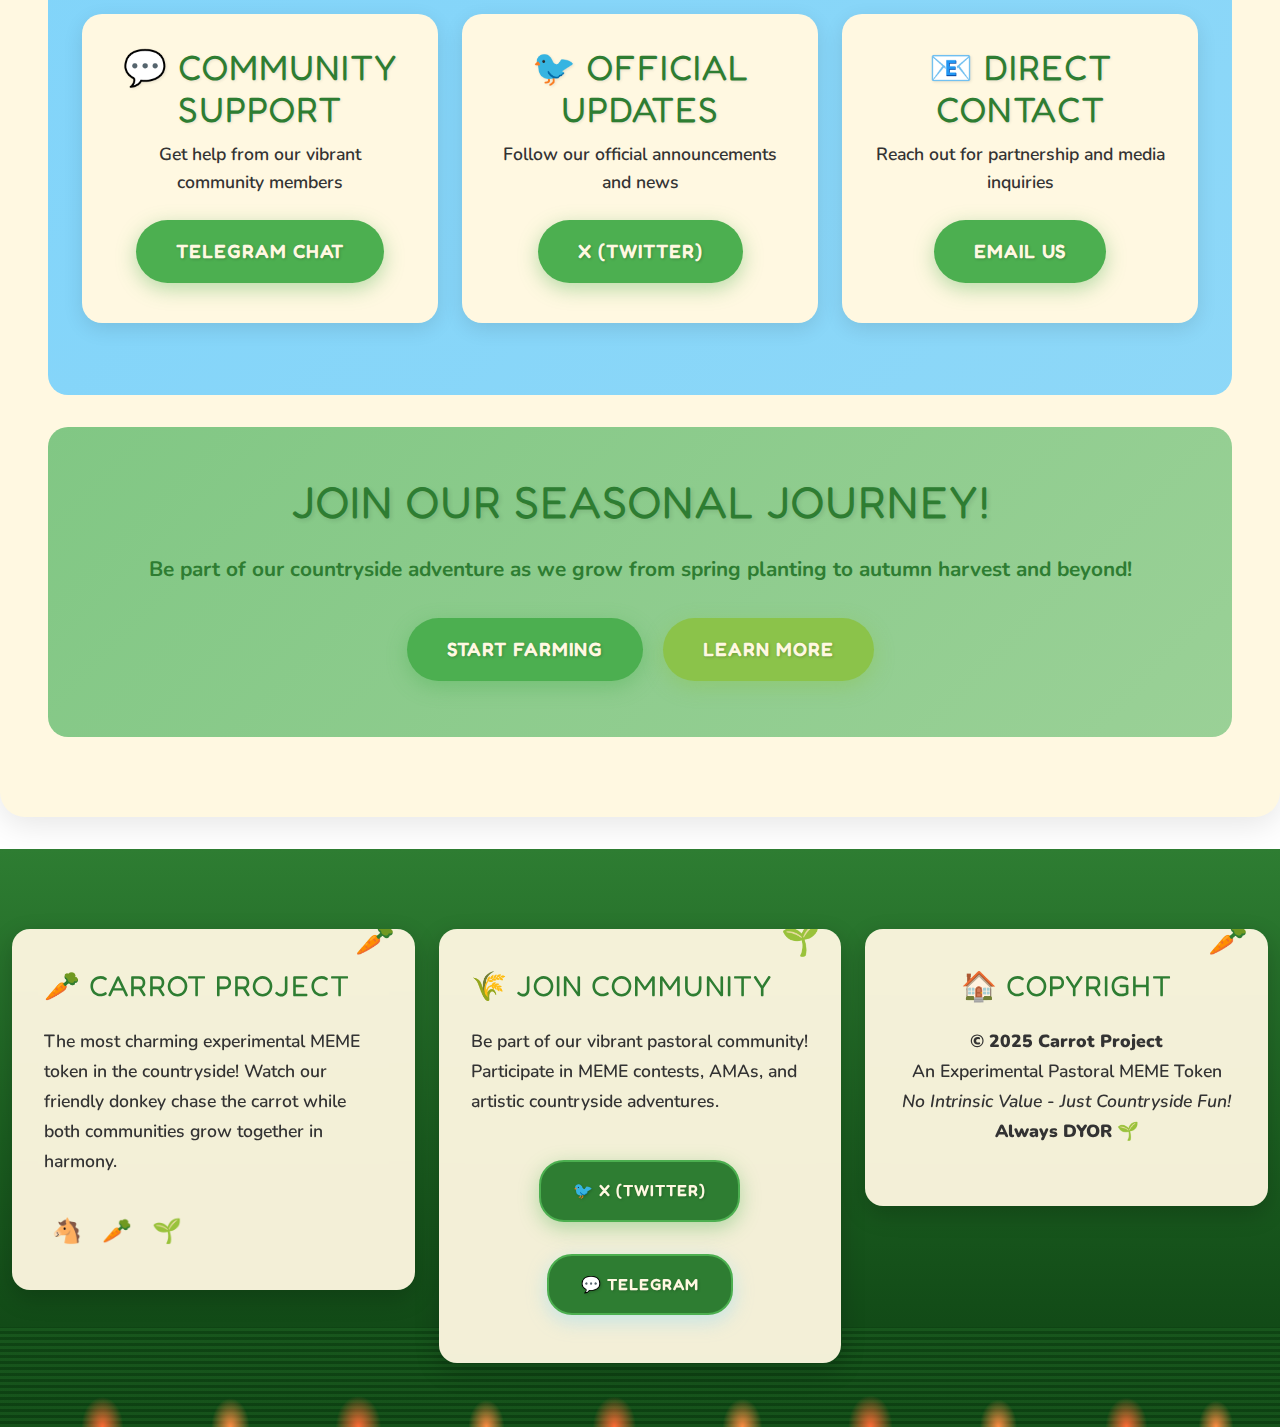
<file: journey.html>
<!DOCTYPE html>
<html lang="en">
<head>
    <meta charset="UTF-8">
    <meta name="viewport" content="width=device-width, initial-scale=1.0">
    <title>CARROT Journey - Community Hub, Timeline & Support</title>
    <meta name="description" content="Follow Carrot project's seasonal development journey, join our vibrant community hub, and find answers to frequently asked questions in our pastoral ecosystem.">
    <meta name="keywords" content="CARROT journey, community hub, development timeline, FAQ, support, pastoral community, MEME token roadmap">
    
    <!-- Bootstrap CSS -->
    <link href="https://cdn.jsdelivr.net/npm/bootstrap@5.3.0/dist/css/bootstrap.min.css" rel="stylesheet">
    
    <!-- Custom CSS -->
    <link rel="stylesheet" href="assets/css/style.css">
    
    <!-- Favicon -->
    <link rel="icon" type="image/webp" href="assets/images/radish_logo.webp">
</head>
<body>
    <!-- Navigation -->
    <nav class="navbar navbar-expand-lg navbar-light fixed-top">
        <div class="container">
            <a class="navbar-brand" href="index.html">
                CARROT 🥕
            </a>
            <button class="navbar-toggler" type="button" data-bs-toggle="collapse" data-bs-target="#navbarNav">
                <span class="navbar-toggler-icon"></span>
            </button>
            <div class="collapse navbar-collapse" id="navbarNav">
                <ul class="navbar-nav ms-auto">
                    <li class="nav-item">
                        <a class="nav-link" href="index.html">HOME</a>
                    </li>
                    <li class="nav-item">
                        <a class="nav-link" href="about.html">ABOUT</a>
                    </li>
                    <li class="nav-item">
                        <a class="nav-link" href="rewards.html">REWARDS</a>
                    </li>
                    <li class="nav-item">
                        <a class="nav-link active" href="journey.html">JOURNEY</a>
                    </li>
                </ul>
            </div>
        </div>
    </nav>

    <!-- Hero Section -->
    <section class="hero-section" style="margin-top: 100px;">
        <div class="hero-content">
            <div class="row align-items-center">
                <div class="col-lg-12 text-center">
                    <h1 class="bounce">COMMUNITY JOURNEY</h1>
                    <p class="lead">Seasonal Development Timeline & Pastoral Community Hub</p>
                    <p>Follow our donkey and carrot through the changing seasons as we build the most charming MEME token community in the countryside!</p>
                </div>
            </div>
        </div>
    </section>

    <!-- Main Content -->
    <div class="container-art">
        <!-- Development Journey -->
        <section class="py-5">
            <h2 class="text-center mb-5">🌍 DEVELOPMENT JOURNEY</h2>
            <div class="row">
                <div class="col-md-12">
                    <div class="art-card text-center">
                        <img src="assets/images/seasonal_timeline.webp" alt="Seasonal Development Timeline" class="art-image img-fluid mb-4" style="max-width: 800px;">
                        <p class="lead">Our journey through the countryside follows the natural rhythm of the seasons, with each phase bringing new growth, opportunities, and community milestones.</p>
                    </div>
                </div>
            </div>
        </section>

        <!-- Phase Timeline -->
        <section class="py-5 bg-light-green">
            <div class="container">
                <h2 class="text-center mb-5">📅 SEASONAL TIMELINE</h2>
                
                <!-- Phase 1 - Spring -->
                <div class="row mb-5">
                    <div class="col-md-12">
                        <div class="art-card bg-sage">
                            <div class="row align-items-center">
                                <div class="col-md-3 text-center">
                                    <h3>🌱 SPRING PLANTING</h3>
                                    <p><strong>Q3 2025</strong></p>
                                    <p>New Beginnings</p>
                                </div>
                                <div class="col-md-9">
                                    <h4>Phase 1 - Foundation Building</h4>
                                    <ul>
                                        <li>🎨 <strong>Website Launch:</strong> Pastoral cartoon aesthetic and full functionality</li>
                                        <li>👥 <strong>Community Building:</strong> X (Twitter) and Telegram community establishment</li>
                                        <li>📚<strong>Token Deployment:</strong> CARROT token launch and Donkey-Carrot LP integration</li>
                                        <li>🎪 <strong>Creative Marketing:</strong> MEME contest campaigns and artistic showcases</li>
                                    </ul>
                                </div>
                            </div>
                        </div>
                    </div>
                </div>

                <!-- Phase 2 - Summer -->
                <div class="row mb-5">
                    <div class="col-md-12">
                        <div class="art-card bg-green">
                            <div class="row align-items-center">
                                <div class="col-md-3 text-center">
                                    <h3>☀️ SUMMER GROWTH</h3>
                                    <p><strong>Q4 2025</strong></p>
                                    <p>Rapid Expansion</p>
                                </div>
                                <div class="col-md-9">
                                    <h4>Phase 2 - System Activation</h4>
                                    <ul>
                                        <li>⚡ <strong>Reward System:</strong> 6-level farm progression activation</li>
                                        <li>🤝 <strong>Strategic Partnerships:</strong> MEME communities and Binance Alpha collaborations</li>
                                        <li>📚 <strong>User Education:</strong> Comprehensive onboarding guides and tutorials</li>
                                        <li>🎯 <strong>Referral Network:</strong> Multi-generational invitation system rollout</li>
                                    </ul>
                                </div>
                            </div>
                        </div>
                    </div>
                </div>

                <!-- Phase 3 - Autumn -->
                <div class="row mb-5">
                    <div class="col-md-12">
                        <div class="art-card bg-earth">
                            <div class="row align-items-center">
                                <div class="col-md-3 text-center">
                                    <h3>🍂 AUTUMN HARVEST</h3>
                                    <p><strong>Q1 2026</strong></p>
                                    <p>Reaping Rewards</p>
                                </div>
                                <div class="col-md-9">
                                    <h4>Phase 3 - Full Implementation</h4>
                                    <ul>
                                        <li>⛏️ <strong>Mining Rollout:</strong> 80% token distribution through community participation</li>
                                        <li>🎨 <strong>Visual Enhancement:</strong> New cartoon assets and artistic updates</li>
                                        <li>🎪 <strong>Virtual Events:</strong> Community gatherings, AMAs, and seasonal celebrations</li>
                                        <li>📊 <strong>Analytics Dashboard:</strong> Real-time community and reward tracking</li>
                                    </ul>
                                </div>
                            </div>
                        </div>
                    </div>
                </div>

                <!-- Phase 4 - Winter -->
                <div class="row mb-5">
                    <div class="col-md-12">
                        <div class="art-card bg-sky">
                            <div class="row align-items-center">
                                <div class="col-md-3 text-center">
                                    <h3>❄️ WINTER PLANNING</h3>
                                    <p><strong>Q2 2026</strong></p>
                                    <p>Strategic Reflection</p>
                                </div>
                                <div class="col-md-9">
                                    <h4>Phase 4 - Optimization & Growth</h4>
                                    <ul>
                                        <li>🚀 <strong>Donkey Boost:</strong> Enhanced Donkey coin performance integration</li>
                                        <li>🌍 <strong>Global Expansion:</strong> International marketing and community outreach</li>
                                        <li>💬 <strong>Feedback Integration:</strong> Community input collection and system refinement</li>
                                        <li>🔄 <strong>Process Improvement:</strong> Based on first-year learnings and user experience</li>
                                    </ul>
                                </div>
                            </div>
                        </div>
                    </div>
                </div>

                <!-- Phase 5 - New Spring -->
                <div class="row mb-5">
                    <div class="col-md-12">
                        <div class="art-card bg-sage">
                            <div class="row align-items-center">
                                <div class="col-md-3 text-center">
                                    <h3>🌸 NEW SPRING</h3>
                                    <p><strong>Q3 2026+</strong></p>
                                    <p>Continuous Evolution</p>
                                </div>
                                <div class="col-md-9">
                                    <h4>Phase 5 - Long-term Sustainability</h4>
                                    <ul>
                                        <li>🔍 <strong>Impact Evaluation:</strong> Long-term sustainability and community health assessment</li>
                                        <li>🌐 <strong>Cross-Project Collaboration:</strong> Partnerships with other innovative blockchain projects</li>
                                        <li>🎨 <strong>Artistic Evolution:</strong> Continuous visual and aesthetic improvements</li>
                                        <li>♻️ <strong>Ecosystem Renewal:</strong> Second cycle planning and future vision development</li>
                                    </ul>
                                </div>
                            </div>
                        </div>
                    </div>
                </div>
            </div>
        </section>

        <!-- Community Hub -->
        <section class="py-5">
            <h2 class="text-center mb-5">🏘️ COMMUNITY HUB</h2>
            <div class="row mb-4">
                <div class="col-md-12 text-center">
                    <img src="assets/images/community_hub_scene.webp" alt="Community Hub Scene" class="art-image img-fluid mb-4" style="max-width: 800px;">
                </div>
            </div>
            <div class="row">
                <div class="col-md-6">
                    <div class="art-card">
                        <h3>📱 SOCIAL PLATFORMS</h3>
                        <p>Connect with fellow farmers in our pastoral community:</p>
                        <ul>
                            <li>🐦 <strong>X (Twitter):</strong> Daily updates, announcements, and community highlights</li>
                            <li>💬 <strong>Telegram:</strong> Real-time chat, support, and direct team communication</li>
                            <li>🎨 <strong>Visual Gallery:</strong> Showcase community-created MEME art and content</li>
                        </ul>
                        <div class="mt-3">
                            <a href="#" class="btn-art">JOIN X</a>
                            <a href="#" class="btn-art btn-secondary">JOIN TELEGRAM</a>
                        </div>
                    </div>
                </div>
                <div class="col-md-6">
                    <div class="art-card">
                        <h3>🎪 COMMUNITY EVENTS</h3>
                        <p>Regular activities that bring our countryside family together:</p>
                        <ul>
                            <li>🏆 <strong>Monthly MEME Contests:</strong> Creative competitions with CARROT rewards</li>
                            <li>💭 <strong>Regular AMAs:</strong> Ask-Me-Anything sessions with the team</li>
                            <li>🎯 <strong>Referral Competitions:</strong> Seasonal network building challenges</li>
                            <li>🎨 <strong>Art Showcases:</strong> Community member spotlight features</li>
                        </ul>
                    </div>
                </div>
            </div>
            
            <div class="row mt-4">
                <div class="col-md-4">
                    <div class="art-card text-center">
                        <h3>🏆 MEMBER ACHIEVEMENTS</h3>
                        <p>Recognition for outstanding community builders and contributors</p>
                        <p><strong>Hall of Fame:</strong> Top referrers, creative contributors, and community supporters</p>
                    </div>
                </div>
                <div class="col-md-4">
                    <div class="art-card text-center">
                        <h3>📅 EVENT CALENDAR</h3>
                        <p>Stay updated with upcoming activities and special celebrations</p>
                        <p><strong>Next Event:</strong> Monthly MEME Contest - March 2025</p>
                    </div>
                </div>
                <div class="col-md-4">
                    <div class="art-card text-center">
                        <h3>📊 COMMUNITY STATS</h3>
                        <p>Live metrics showing our growing pastoral family</p>
                        <p><strong>Current Members:</strong> 500+ active farmers</p>
                    </div>
                </div>
            </div>
        </section>



        <!-- FAQ Section -->
        <section class="py-5">
            <h2 class="text-center mb-5">❓ FREQUENTLY ASKED QUESTIONS</h2>
            
            <!-- Getting Started FAQ -->
            <div class="row mb-4">
                <div class="col-md-12">
                    <div class="art-card">
                        <h3>🌱 GETTING STARTED</h3>
                        <div class="accordion" id="gettingStartedFAQ">
                            <div class="accordion-item">
                                <h2 class="accordion-header">
                                    <button class="accordion-button" type="button" data-bs-toggle="collapse" data-bs-target="#faq1">
                                        How do I join the Carrot community?
                                    </button>
                                </h2>
                                <div id="faq1" class="accordion-collapse collapse show" data-bs-parent="#gettingStartedFAQ">
                                    <div class="accordion-body">
                                        Starting your journey is simple! Begin with a 100 USDT investment to enter our B1 Pasture level. This automatically activates your account and makes you eligible for our referral rewards system.
                                    </div>
                                </div>
                            </div>
                            <div class="accordion-item">
                                <h2 class="accordion-header">
                                    <button class="accordion-button collapsed" type="button" data-bs-toggle="collapse" data-bs-target="#faq2">
                                        What happens to my 100 USDT investment?
                                    </button>
                                </h2>
                                <div id="faq2" class="accordion-collapse collapse" data-bs-parent="#gettingStartedFAQ">
                                    <div class="accordion-body">
                                        Your investment is automatically allocated: 30 USDT goes to Donkey tokens for your holdings, 30 USDT to Carrot tokens for liquidity, and 40 USDT to community rewards and foundation support.
                                    </div>
                                </div>
                            </div>
                        </div>
                    </div>
                </div>
            </div>

            <!-- Technical FAQ -->
            <div class="row mb-4">
                <div class="col-md-12">
                    <div class="art-card">
                        <h3>⚙️ TECHNICAL QUESTIONS</h3>
                        <div class="accordion" id="technicalFAQ">
                            <div class="accordion-item">
                                <h2 class="accordion-header">
                                    <button class="accordion-button collapsed" type="button" data-bs-toggle="collapse" data-bs-target="#faq3">
                                        How does the reward system work?
                                    </button>
                                </h2>
                                <div id="faq3" class="accordion-collapse collapse" data-bs-parent="#technicalFAQ">
                                    <div class="accordion-body">
                                        Our 6-level farm progression system rewards you based on your network activity. Each level unlocks access to more generations of referrals (2-12 generations) and higher computing power percentages (20% from each active referral).
                                    </div>
                                </div>
                            </div>
                            <div class="accordion-item">
                                <h2 class="accordion-header">
                                    <button class="accordion-button collapsed" type="button" data-bs-toggle="collapse" data-bs-target="#faq4">
                                        What is computing power?
                                    </button>
                                </h2>
                                <div id="faq4" class="accordion-collapse collapse" data-bs-parent="#technicalFAQ">
                                    <div class="accordion-body">
                                        Computing power represents your influence in the referral network. It determines how much you earn from your downline's activities and increases as you advance through farm levels and build larger networks.
                                    </div>
                                </div>
                            </div>
                        </div>
                    </div>
                </div>
            </div>

            <!-- Risk & Safety FAQ -->
            <div class="row mb-4">
                <div class="col-md-12">
                    <div class="art-card">
                        <h3>🛡️ RISK & SAFETY</h3>
                        <div class="accordion" id="riskFAQ">
                            <div class="accordion-item">
                                <h2 class="accordion-header">
                                    <button class="accordion-button collapsed" type="button" data-bs-toggle="collapse" data-bs-target="#faq5">
                                        Is Carrot a safe investment?
                                    </button>
                                </h2>
                                <div id="faq5" class="accordion-collapse collapse" data-bs-parent="#riskFAQ">
                                    <div class="accordion-body">
                                        Carrot is an experimental MEME token with no intrinsic value, designed for entertainment and community engagement. Always DYOR, never invest more than you can afford to lose, and understand that blockchain investments carry inherent risks.
                                    </div>
                                </div>
                            </div>
                            <div class="accordion-item">
                                <h2 class="accordion-header">
                                    <button class="accordion-button collapsed" type="button" data-bs-toggle="collapse" data-bs-target="#faq6">
                                        What are the main risks?
                                    </button>
                                </h2>
                                <div id="faq6" class="accordion-collapse collapse" data-bs-parent="#riskFAQ">
                                    <div class="accordion-body">
                                        As with all cryptocurrency projects: market volatility, regulatory changes, smart contract risks, and the experimental nature of MEME tokens. Past performance doesn't guarantee future results.
                                    </div>
                                </div>
                            </div>
                        </div>
                    </div>
                </div>
            </div>
        </section>

        <!-- Contact & Support -->
        <section class="py-5 bg-sky">
            <div class="container">
                <h2 class="text-center mb-5">📞 CONTACT & SUPPORT</h2>
                <div class="row">
                    <div class="col-md-4">
                        <div class="art-card text-center">
                            <h3>💬 COMMUNITY SUPPORT</h3>
                            <p>Get help from our vibrant community members</p>
                            <a href="#" class="btn-art">TELEGRAM CHAT</a>
                        </div>
                    </div>
                    <div class="col-md-4">
                        <div class="art-card text-center">
                            <h3>🐦 OFFICIAL UPDATES</h3>
                            <p>Follow our official announcements and news</p>
                            <a href="#" class="btn-art">X (TWITTER)</a>
                        </div>
                    </div>
                    <div class="col-md-4">
                        <div class="art-card text-center">
                            <h3>📧 DIRECT CONTACT</h3>
                            <p>Reach out for partnership and media inquiries</p>
                            <a href="mailto:contact@radishproject.com" class="btn-art">EMAIL US</a>
                        </div>
                    </div>
                </div>
            </div>
        </section>

        <!-- Call to Action -->
        <section class="py-5 text-center bg-light-green">
            <div class="container">
                <h2 class="mb-4">JOIN OUR SEASONAL JOURNEY!</h2>
                <p class="lead mb-4">Be part of our countryside adventure as we grow from spring planting to autumn harvest and beyond!</p>
                
                <div class="mt-4">
                    <a href="rewards.html" class="btn-art">START FARMING</a>
                    <a href="about.html" class="btn-art btn-success">LEARN MORE</a>
                </div>
            </div>
        </section>
    </div>

    <!-- Footer -->
    <footer class="footer-garden">
        <div class="container">
            <div class="row g-4">
                <div class="col-md-4">
                    <div class="art-card">
                        <h3>🥕 CARROT PROJECT</h3>
                        <p>The most charming experimental MEME token in the countryside! Watch our friendly donkey chase the carrot while both communities grow together in harmony.</p>
                        <div class="mt-3">
                            <span class="footer-emoji">🐴</span>
                            <span class="footer-emoji">🥕</span>
                            <span class="footer-emoji">🌱</span>
                        </div>
                    </div>
                </div>
                <div class="col-md-4">
                    <div class="art-card">
                        <h3>🌾 JOIN COMMUNITY</h3>
                        <p>Be part of our vibrant pastoral community! Participate in MEME contests, AMAs, and artistic countryside adventures.</p>
                        <div class="footer-social mt-3">
                            <a href="#" class="btn-art">🐦 X (TWITTER)</a>
                            <a href="#" class="btn-art btn-secondary">💬 TELEGRAM</a>
                        </div>
                    </div>
                </div>
                <div class="col-md-4">
                    <div class="art-card text-center">
                        <h3>🏠 COPYRIGHT</h3>
                        <p><strong>© 2025 Carrot Project</strong><br>
                        An Experimental Pastoral MEME Token<br>
                        <em>No Intrinsic Value - Just Countryside Fun!</em><br>
                        <strong>Always DYOR 🌱</strong></p>
                    </div>
                </div>
            </div>
        </div>
    </footer>

    <!-- Bootstrap JS -->
    <script src="https://cdn.jsdelivr.net/npm/bootstrap@5.3.0/dist/js/bootstrap.bundle.min.js"></script>
    
    <!-- Custom JS -->
    <script src="assets/js/main.js"></script>
</body>
</html>
</file>
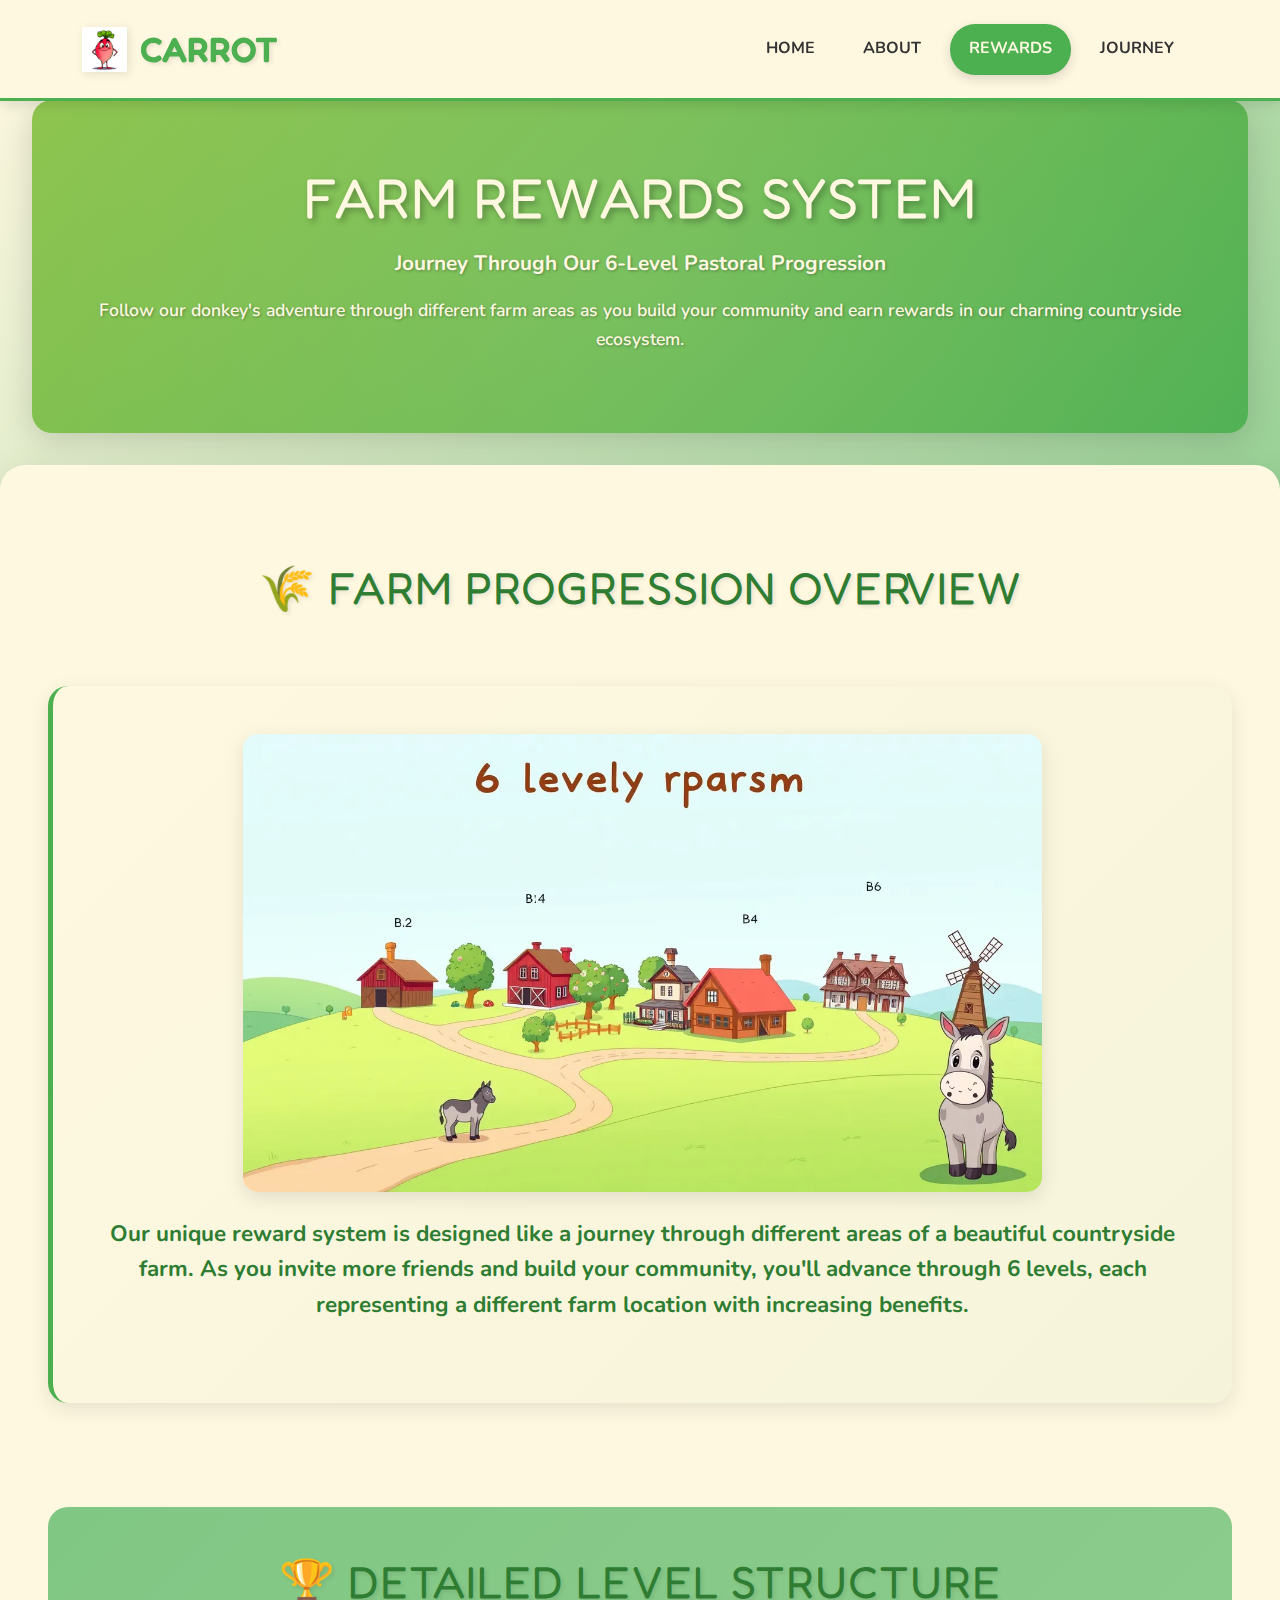
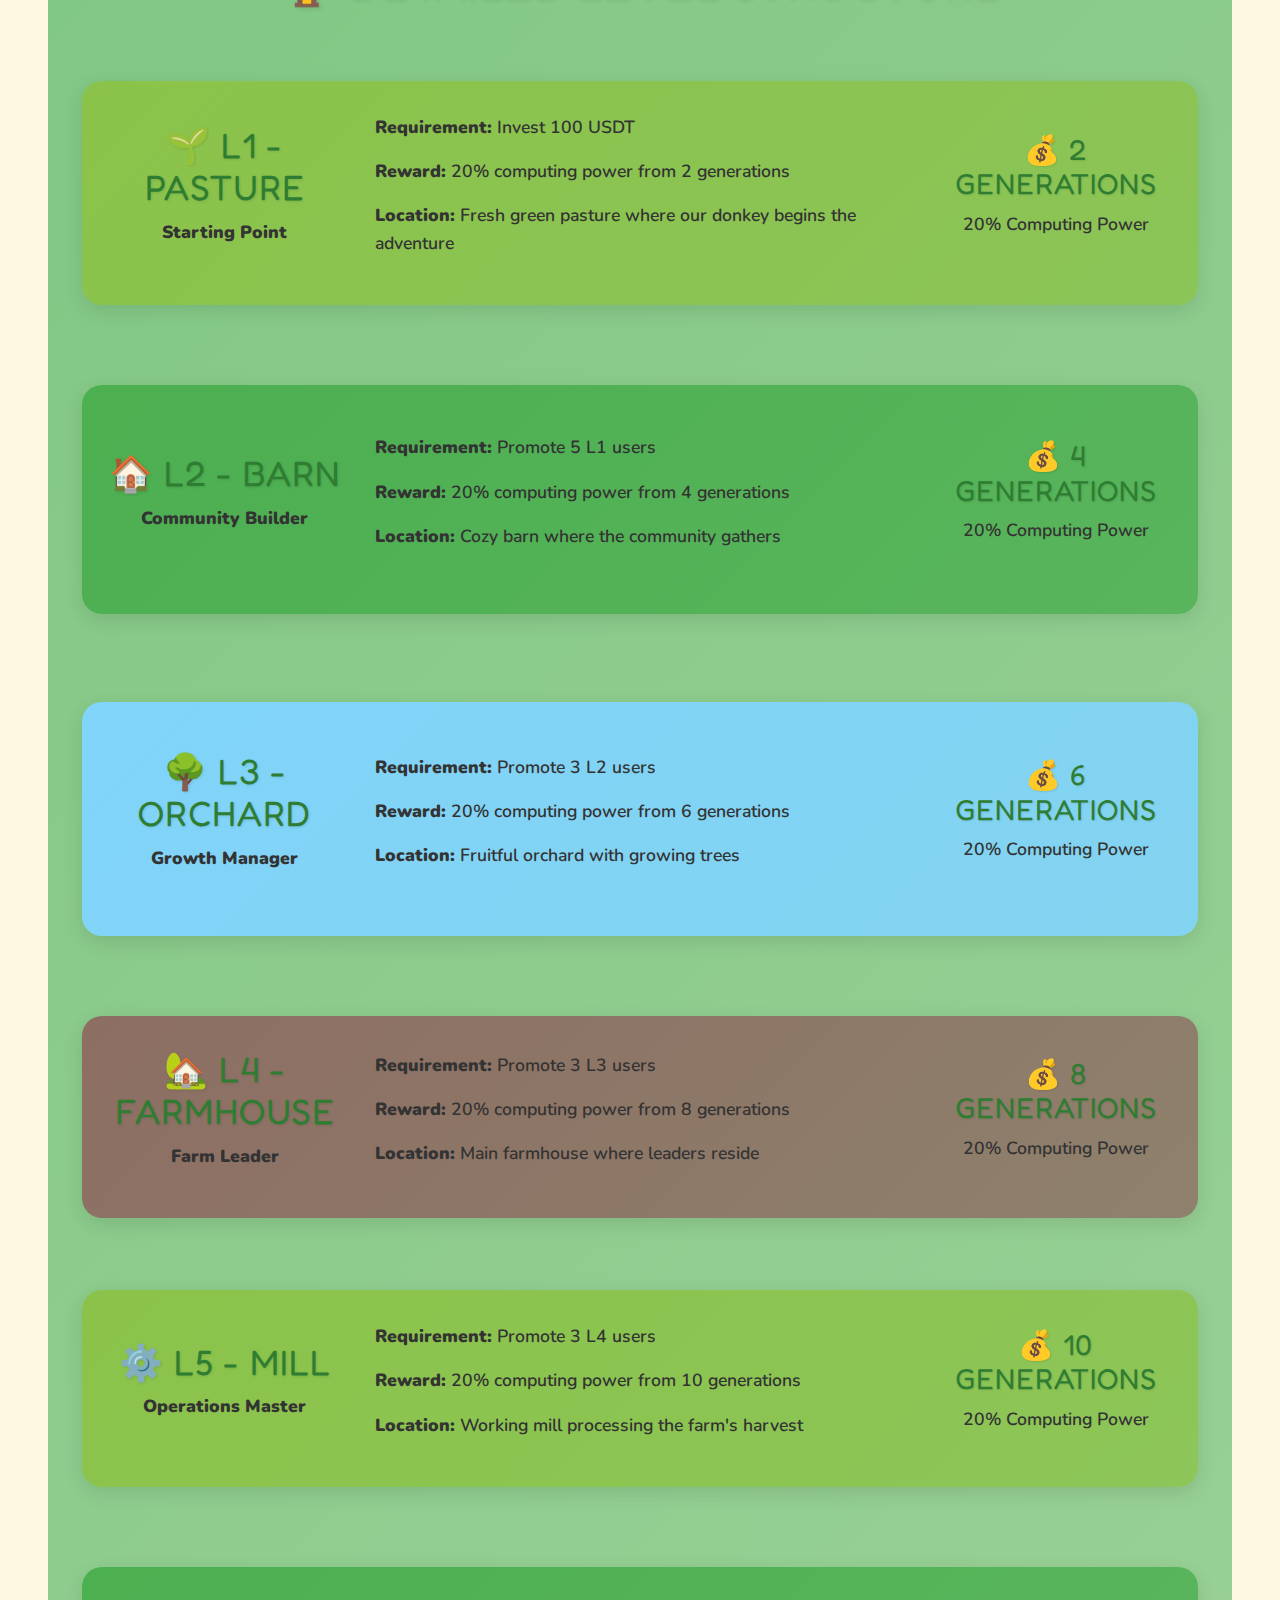
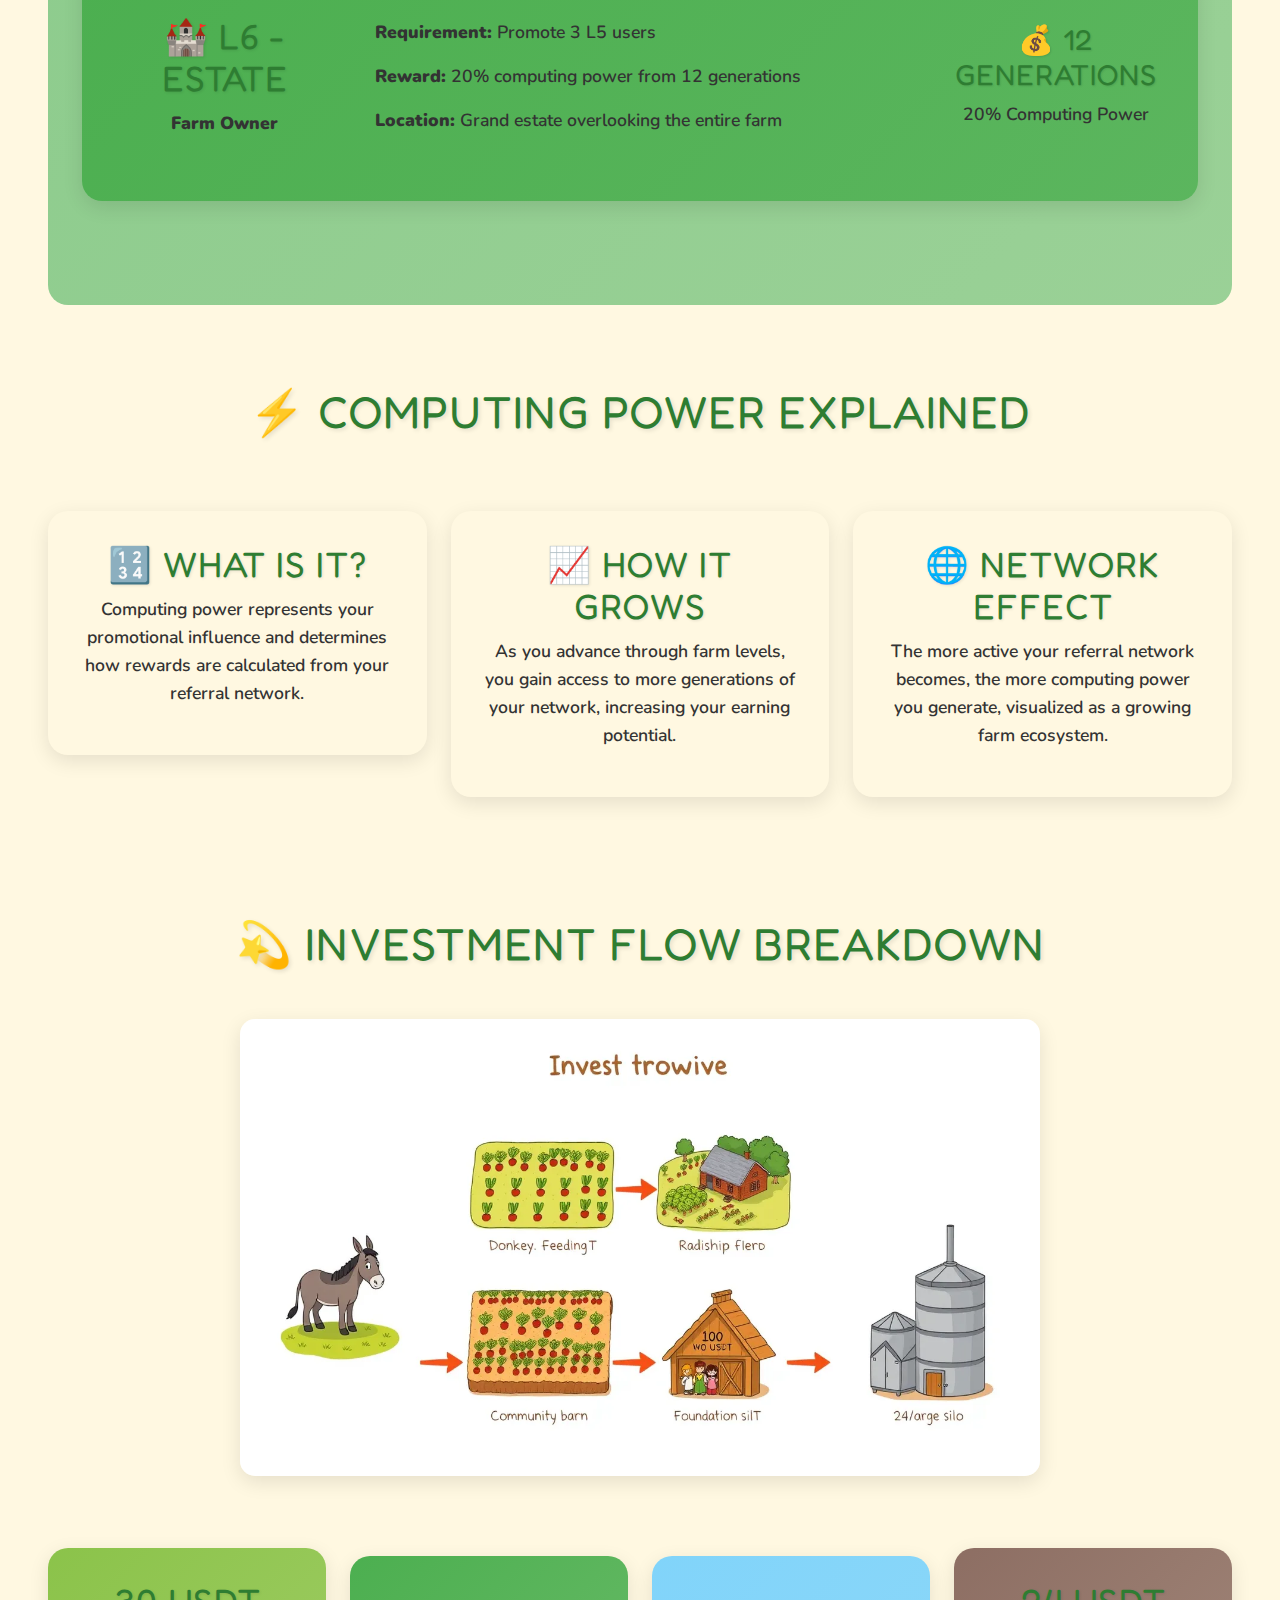
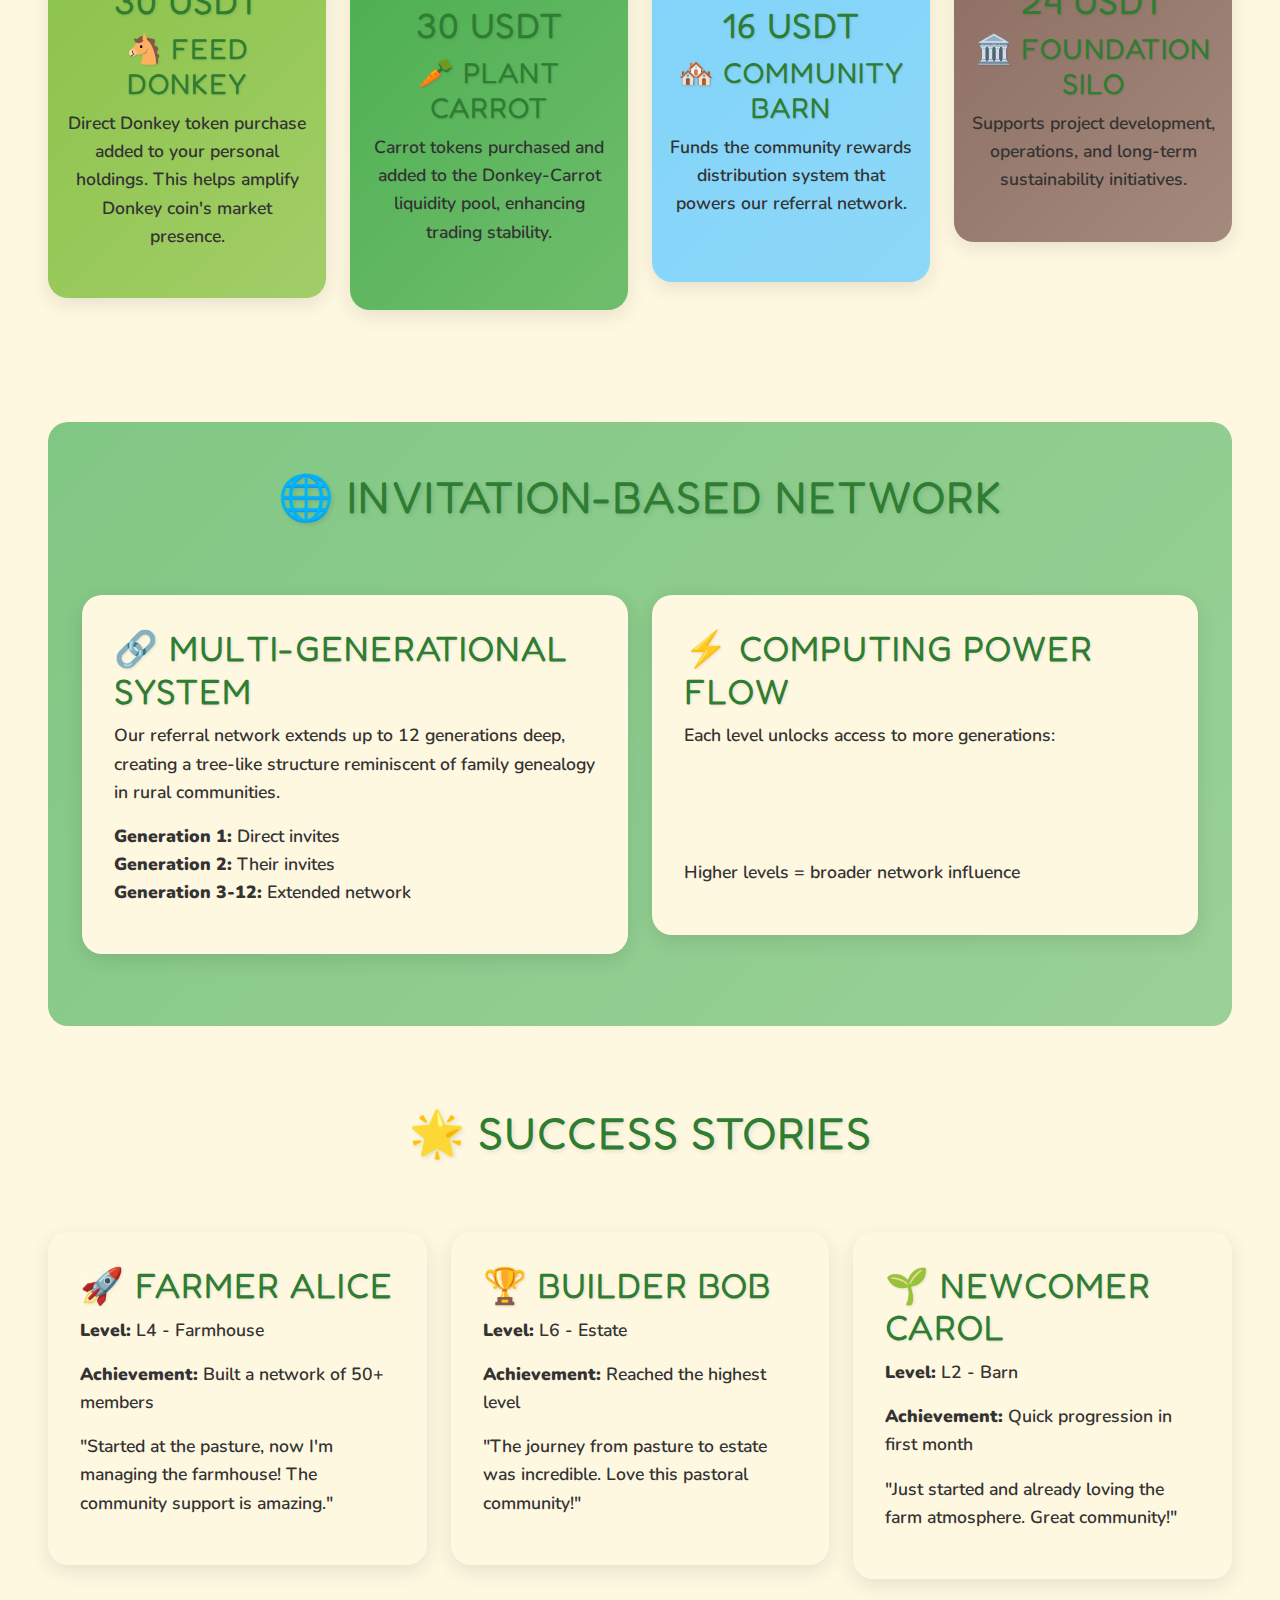
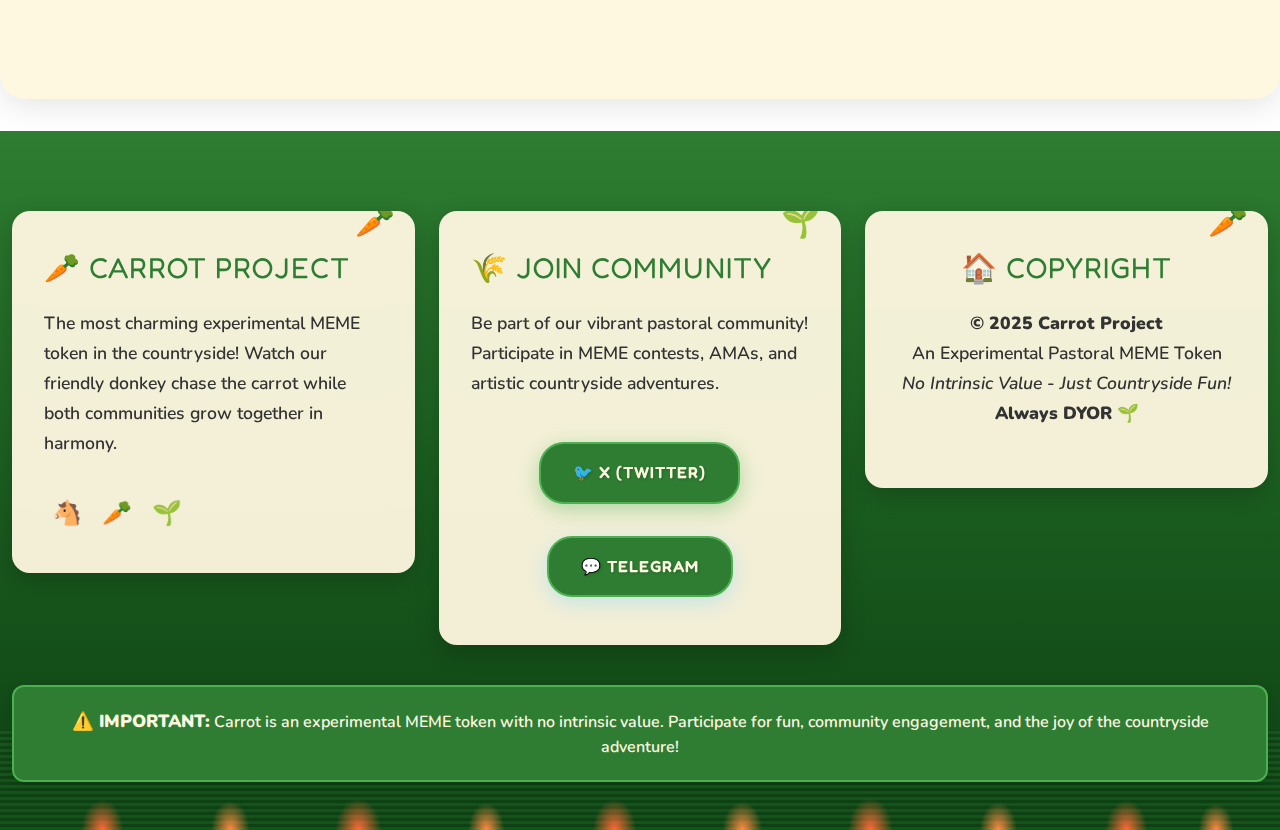
<file: rewards.html>
<!DOCTYPE html>
<html lang="en">
<head>
    <meta charset="UTF-8">
    <meta name="viewport" content="width=device-width, initial-scale=1.0">
    <title>CARROT Rewards - Farm Progression System & Earning Opportunities</title>
    <meta name="description" content="Discover Carrot's unique 6-level farm progression reward system, interactive calculator, and multi-generational referral opportunities in our pastoral community.">
    <meta name="keywords" content="CARROT rewards, farm progression, referral system, computing power, MEME token rewards, cryptocurrency earning">
    
    <!-- Bootstrap CSS -->
    <link href="https://cdn.jsdelivr.net/npm/bootstrap@5.3.0/dist/css/bootstrap.min.css" rel="stylesheet">
    
    <!-- Custom CSS -->
    <link rel="stylesheet" href="assets/css/style.css">
    
    <!-- Favicon -->
    <link rel="icon" type="image/webp" href="assets/images/radish_logo.webp">
</head>
<body>
    <!-- Navigation -->
    <nav class="navbar navbar-expand-lg navbar-light fixed-top">
        <div class="container">
            <a class="navbar-brand" href="index.html">
                <img src="assets/images/radish_logo.webp" alt="CARROT Logo" class="navbar-logo">
                CARROT
            </a>
            <button class="navbar-toggler" type="button" data-bs-toggle="collapse" data-bs-target="#navbarNav">
                <span class="navbar-toggler-icon"></span>
            </button>
            <div class="collapse navbar-collapse" id="navbarNav">
                <ul class="navbar-nav ms-auto">
                    <li class="nav-item">
                        <a class="nav-link" href="index.html">HOME</a>
                    </li>
                    <li class="nav-item">
                        <a class="nav-link" href="about.html">ABOUT</a>
                    </li>
                    <li class="nav-item">
                        <a class="nav-link active" href="rewards.html">REWARDS</a>
                    </li>
                    <li class="nav-item">
                        <a class="nav-link" href="journey.html">JOURNEY</a>
                    </li>
                </ul>
            </div>
        </div>
    </nav>

    <!-- Hero Section -->
    <section class="hero-section" style="margin-top: 100px;">
        <div class="hero-content">
            <div class="row align-items-center">
                <div class="col-lg-12 text-center">
                    <h1 class="bounce">FARM REWARDS SYSTEM</h1>
                    <p class="lead">Journey Through Our 6-Level Pastoral Progression</p>
                    <p>Follow our donkey's adventure through different farm areas as you build your community and earn rewards in our charming countryside ecosystem.</p>
                </div>
            </div>
        </div>
    </section>

    <!-- Main Content -->
    <div class="container-art">
        <!-- Reward System Overview -->
        <section class="py-5">
            <h2 class="text-center mb-5">🌾 FARM PROGRESSION OVERVIEW</h2>
            <div class="row">
                <div class="col-md-12">
                    <div class="art-card text-center">
                        <img src="assets/images/farm_progression_levels.webp" alt="Farm Progression Levels" class="art-image img-fluid mb-4" style="max-width: 800px;">
                        <p class="lead">Our unique reward system is designed like a journey through different areas of a beautiful countryside farm. As you invite more friends and build your community, you'll advance through 6 levels, each representing a different farm location with increasing benefits.</p>
                    </div>
                </div>
            </div>
        </section>

        <!-- Level Structure -->
        <section class="py-5 bg-light-green">
            <div class="container">
                <h2 class="text-center mb-5">🏆 DETAILED LEVEL STRUCTURE</h2>
                
                <!-- L1 Level -->
                <div class="row mb-4">
                    <div class="col-md-12">
                        <div class="art-card bg-sage">
                            <div class="row align-items-center">
                                <div class="col-md-3 text-center">
                                    <h3>🌱 L1 - PASTURE</h3>
                                    <p><strong>Starting Point</strong></p>
                                </div>
                                <div class="col-md-6">
                                    <p><strong>Requirement:</strong> Invest 100 USDT</p>
                                    <p><strong>Reward:</strong> 20% computing power from 2 generations</p>
                                    <p><strong>Location:</strong> Fresh green pasture where our donkey begins the adventure</p>
                                </div>
                                <div class="col-md-3 text-center">
                                    <h4>💰 2 Generations</h4>
                                    <p>20% Computing Power</p>
                                </div>
                            </div>
                        </div>
                    </div>
                </div>

                <!-- L2 Level -->
                <div class="row mb-4">
                    <div class="col-md-12">
                        <div class="art-card bg-green">
                            <div class="row align-items-center">
                                <div class="col-md-3 text-center">
                                    <h3>🏠 L2 - BARN</h3>
                                    <p><strong>Community Builder</strong></p>
                                </div>
                                <div class="col-md-6">
                                    <p><strong>Requirement:</strong> Promote 5 L1 users</p>
                                    <p><strong>Reward:</strong> 20% computing power from 4 generations</p>
                                    <p><strong>Location:</strong> Cozy barn where the community gathers</p>
                                </div>
                                <div class="col-md-3 text-center">
                                    <h4>💰 4 Generations</h4>
                                    <p>20% Computing Power</p>
                                </div>
                            </div>
                        </div>
                    </div>
                </div>

                <!-- L3 Level -->
                <div class="row mb-4">
                    <div class="col-md-12">
                        <div class="art-card bg-sky">
                            <div class="row align-items-center">
                                <div class="col-md-3 text-center">
                                    <h3>🌳 L3 - ORCHARD</h3>
                                    <p><strong>Growth Manager</strong></p>
                                </div>
                                <div class="col-md-6">
                                    <p><strong>Requirement:</strong> Promote 3 L2 users</p>
                                    <p><strong>Reward:</strong> 20% computing power from 6 generations</p>
                                    <p><strong>Location:</strong> Fruitful orchard with growing trees</p>
                                </div>
                                <div class="col-md-3 text-center">
                                    <h4>💰 6 Generations</h4>
                                    <p>20% Computing Power</p>
                                </div>
                            </div>
                        </div>
                    </div>
                </div>

                <!-- L4 Level -->
                <div class="row mb-4">
                    <div class="col-md-12">
                        <div class="art-card bg-earth">
                            <div class="row align-items-center">
                                <div class="col-md-3 text-center">
                                    <h3>🏡 L4 - FARMHOUSE</h3>
                                    <p><strong>Farm Leader</strong></p>
                                </div>
                                <div class="col-md-6">
                                    <p><strong>Requirement:</strong> Promote 3 L3 users</p>
                                    <p><strong>Reward:</strong> 20% computing power from 8 generations</p>
                                    <p><strong>Location:</strong> Main farmhouse where leaders reside</p>
                                </div>
                                <div class="col-md-3 text-center">
                                    <h4>💰 8 Generations</h4>
                                    <p>20% Computing Power<br>
                                </div>
                            </div>
                        </div>
                    </div>
                </div>

                <!-- L5 Level -->
                <div class="row mb-4">
                    <div class="col-md-12">
                        <div class="art-card bg-sage">
                            <div class="row align-items-center">
                                <div class="col-md-3 text-center">
                                    <h3>⚙️ L5 - MILL</h3>
                                    <p><strong>Operations Master</strong></p>
                                </div>
                                <div class="col-md-6">
                                    <p><strong>Requirement:</strong> Promote 3 L4 users</p>
                                    <p><strong>Reward:</strong> 20% computing power from 10 generations</p>
                                    <p><strong>Location:</strong> Working mill processing the farm's harvest</p>
                                </div>
                                <div class="col-md-3 text-center">
                                    <h4>💰 10 Generations</h4>
                                    <p>20% Computing Power<br>
                                </div>
                            </div>
                        </div>
                    </div>
                </div>

                <!-- L6 Level -->
                <div class="row mb-4">
                    <div class="col-md-12">
                        <div class="art-card bg-green">
                            <div class="row align-items-center">
                                <div class="col-md-3 text-center">
                                    <h3>🏰 L6 - ESTATE</h3>
                                    <p><strong>Farm Owner</strong></p>
                                </div>
                                <div class="col-md-6">
                                    <p><strong>Requirement:</strong> Promote 3 L5 users</p>
                                    <p><strong>Reward:</strong> 20% computing power from 12 generations</p>
                                    <p><strong>Location:</strong> Grand estate overlooking the entire farm</p>
                                </div>
                                <div class="col-md-3 text-center">
                                    <h4>💰 12 Generations</h4>
                                    <p>20% Computing Power<br>
                                </div>
                            </div>
                        </div>
                    </div>
                </div>
            </div>
        </section>

        <!-- Computing Power Explanation -->
        <section class="py-5">
            <h2 class="text-center mb-5">⚡ COMPUTING POWER EXPLAINED</h2>
            <div class="row">
                <div class="col-md-4">
                    <div class="art-card text-center">
                        <h3>🔢 WHAT IS IT?</h3>
                        <p>Computing power represents your promotional influence and determines how rewards are calculated from your referral network.</p>
                    </div>
                </div>
                <div class="col-md-4">
                    <div class="art-card text-center">
                        <h3>📈 HOW IT GROWS</h3>
                        <p>As you advance through farm levels, you gain access to more generations of your network, increasing your earning potential.</p>
                    </div>
                </div>
                <div class="col-md-4">
                    <div class="art-card text-center">
                        <h3>🌐 NETWORK EFFECT</h3>
                        <p>The more active your referral network becomes, the more computing power you generate, visualized as a growing farm ecosystem.</p>
                    </div>
                </div>
            </div>
        </section>



        <!-- Investment Flow Breakdown -->
        <section class="py-5">
            <h2 class="text-center mb-5">💫 INVESTMENT FLOW BREAKDOWN</h2>
            <div class="row mb-4">
                <div class="col-md-12 text-center">
                    <img src="assets/images/investment_flow_visual.webp" alt="Investment Flow Visual" class="art-image img-fluid mb-4" style="max-width: 800px;">
                </div>
            </div>
            <div class="row text-center">
                <div class="col-md-3">
                    <div class="art-card bg-sage">
                        <h3>30 USDT</h3>
                        <h4>🐴 FEED DONKEY</h4>
                        <p>Direct Donkey token purchase added to your personal holdings. This helps amplify Donkey coin's market presence.</p>
                    </div>
                </div>
                <div class="col-md-3">
                    <div class="art-card bg-green">
                        <h3>30 USDT</h3>
                        <h4>🥕 PLANT CARROT</h4>
                        <p>Carrot tokens purchased and added to the Donkey-Carrot liquidity pool, enhancing trading stability.</p>
                    </div>
                </div>
                <div class="col-md-3">
                    <div class="art-card bg-sky">
                        <h3>16 USDT</h3>
                        <h4>🏘️ COMMUNITY BARN</h4>
                        <p>Funds the community rewards distribution system that powers our referral network.</p>
                    </div>
                </div>
                <div class="col-md-3">
                    <div class="art-card bg-earth">
                        <h3>24 USDT</h3>
                        <h4>🏛️ FOUNDATION SILO</h4>
                        <p>Supports project development, operations, and long-term sustainability initiatives.</p>
                    </div>
                </div>
            </div>
        </section>

        <!-- Invitation Network Visualization -->
        <section class="py-5 bg-light-green">
            <div class="container">
                <h2 class="text-center mb-5">🌐 INVITATION-BASED NETWORK</h2>
                <div class="row">
                    <div class="col-md-6">
                        <div class="art-card">
                            <h3>🔗 MULTI-GENERATIONAL SYSTEM</h3>
                            <p>Our referral network extends up to 12 generations deep, creating a tree-like structure reminiscent of family genealogy in rural communities.</p>
                            <p><strong>Generation 1:</strong> Direct invites<br>
                            <strong>Generation 2:</strong> Their invites<br>
                            <strong>Generation 3-12:</strong> Extended network</p>
                        </div>
                    </div>
                    <div class="col-md-6">
                        <div class="art-card">
                            <h3>⚡ COMPUTING POWER FLOW</h3>
                            <p>Each level unlocks access to more generations:</p>
                            <ul>
                                <li><strong>L1-L2:</strong> Access to 2-4 generations</li>
                                <li><strong>L3-L4:</strong> Access to 6-8 generations</li>
                                <li><strong>L5-L6:</strong> Access to 10-12 generations</li>
                            </ul>
                            <p>Higher levels = broader network influence</p>
                        </div>
                    </div>
                </div>
            </div>
        </section>

        <!-- Success Stories -->
        <section class="py-5">
            <h2 class="text-center mb-5">🌟 SUCCESS STORIES</h2>
            <div class="row">
                <div class="col-md-4">
                    <div class="art-card">
                        <h3>🚀 FARMER ALICE</h3>
                        <p><strong>Level:</strong> L4 - Farmhouse</p>
                        <p><strong>Achievement:</strong> Built a network of 50+ members</p>
                        <p>"Started at the pasture, now I'm managing the farmhouse! The community support is amazing."</p>
                    </div>
                </div>
                <div class="col-md-4">
                    <div class="art-card">
                        <h3>🏆 BUILDER BOB</h3>
                        <p><strong>Level:</strong> L6 - Estate</p>
                        <p><strong>Achievement:</strong> Reached the highest level</p>
                        <p>"The journey from pasture to estate was incredible. Love this pastoral community!"</p>
                    </div>
                </div>
                <div class="col-md-4">
                    <div class="art-card">
                        <h3>🌱 NEWCOMER CAROL</h3>
                        <p><strong>Level:</strong> L2 - Barn</p>
                        <p><strong>Achievement:</strong> Quick progression in first month</p>
                        <p>"Just started and already loving the farm atmosphere. Great community!"</p>
                    </div>
                </div>
            </div>
        </section>


    </div>

    <!-- Footer -->
    <footer class="footer-garden">
        <div class="container">
            <div class="row g-4">
                <div class="col-md-4">
                    <div class="art-card">
                        <h3>🥕 CARROT PROJECT</h3>
                        <p>The most charming experimental MEME token in the countryside! Watch our friendly donkey chase the carrot while both communities grow together in harmony.</p>
                        <div class="mt-3">
                            <span class="footer-emoji">🐴</span>
                            <span class="footer-emoji">🥕</span>
                            <span class="footer-emoji">🌱</span>
                        </div>
                    </div>
                </div>
                <div class="col-md-4">
                    <div class="art-card">
                        <h3>🌾 JOIN COMMUNITY</h3>
                        <p>Be part of our vibrant pastoral community! Participate in MEME contests, AMAs, and artistic countryside adventures.</p>
                        <div class="footer-social mt-3">
                            <a href="#" class="btn-art">🐦 X (TWITTER)</a>
                            <a href="#" class="btn-art btn-secondary">💬 TELEGRAM</a>
                        </div>
                    </div>
                </div>
                <div class="col-md-4">
                    <div class="art-card text-center">
                        <h3>🏠 COPYRIGHT</h3>
                        <p><strong>© 2025 Carrot Project</strong><br>
                        An Experimental Pastoral MEME Token<br>
                        <em>No Intrinsic Value - Just Countryside Fun!</em><br>
                        <strong>Always DYOR 🌱</strong></p>
                    </div>
                </div>
            </div>
            
            <!-- Important Disclaimer -->
            <div class="row mt-4">
                <div class="col-12">
                    <div class="disclaimer-banner">
                        <p class="mb-0"><strong>⚠️ IMPORTANT:</strong> Carrot is an experimental MEME token with no intrinsic value. Participate for fun, community engagement, and the joy of the countryside adventure!</p>
                    </div>
                </div>
            </div>
        </div>
    </footer>

    <!-- Bootstrap JS -->
    <script src="https://cdn.jsdelivr.net/npm/bootstrap@5.3.0/dist/js/bootstrap.bundle.min.js"></script>
    
    <!-- Custom JS -->
    <script src="assets/js/main.js"></script>
    

</body>
</html>
</file>
<file: assets/css/style.css>
/* Radish Project - Pastoral Green Cartoon Styling */

/* Import Google Fonts for cartoon-style typography */
@import url('https://fonts.googleapis.com/css2?family=Fredoka+One:wght@400&family=Nunito:wght@400;600;700;800&display=swap');

/* CSS Reset and Base Styles */
* {
    margin: 0;
    padding: 0;
    box-sizing: border-box;
}

:root {
    /* Green-Focused Pastoral Color Palette */
    --fresh-green: #4CAF50;
    --forest-green: #2E7D32;
    --light-green: #81C784;
    --sage-green: #8BC34A;
    --cream-white: #FFF8E1;
    --earth-brown: #8D6E63;
    --sky-blue: #81D4FA;
    --warm-orange: #FFB74D;
    --coral: #FF7043;
    --soft-gray: #F5F5F5;
    --dark-gray: #333333;
    --light-shadow: rgba(0, 0, 0, 0.1);
    --medium-shadow: rgba(0, 0, 0, 0.15);
    
    /* Cartoon Fonts */
    --cartoon-font: 'Fredoka One', cursive;
    --body-font: 'Nunito', sans-serif;
}

body {
    font-family: var(--body-font);
    font-weight: 600;
    line-height: 1.6;
    color: var(--dark-gray);
    background: linear-gradient(135deg, var(--cream-white) 0%, var(--light-green) 100%);
    background-attachment: fixed;
    min-height: 100vh;
    overflow-x: hidden;
}

/* Typography */
h1, h2, h3, h4, h5, h6 {
    font-family: var(--cartoon-font);
    font-weight: 400;
    text-transform: uppercase;
    letter-spacing: 1px;
}

h1 {
    font-size: 3.5rem;
    color: var(--fresh-green);
    margin-bottom: 1rem;
    text-shadow: 2px 2px 4px var(--light-shadow);
}

h2 {
    font-size: 2.8rem;
    color: var(--forest-green);
    margin-bottom: 0.8rem;
    text-shadow: 2px 2px 4px var(--light-shadow);
}

h3 {
    font-size: 2.2rem;
    color: var(--forest-green);
    margin-bottom: 0.6rem;
    text-shadow: 1px 1px 3px var(--light-shadow);
}

h4 {
    font-size: 1.8rem;
    color: var(--forest-green);
    margin-bottom: 0.5rem;
    text-shadow: 1px 1px 2px var(--light-shadow);
}

p {
    font-size: 1.1rem;
    font-weight: 600;
    margin-bottom: 1rem;
    color: var(--dark-gray);
}

.lead {
    font-size: 1.3rem;
    font-weight: 700;
    color: var(--forest-green);
}

/* Navigation */
.navbar {
    background: var(--cream-white) !important;
    border-bottom: 3px solid var(--fresh-green);
    box-shadow: 0 4px 12px var(--light-shadow);
    padding: 1rem 0;
    backdrop-filter: blur(10px);
}

.navbar-brand {
    font-family: var(--cartoon-font);
    font-size: 2.2rem;
    color: var(--fresh-green) !important;
    text-shadow: 2px 2px 4px var(--light-shadow);
    text-transform: uppercase;
    display: flex;
    align-items: center;
    gap: 0.8rem;
}

.navbar-logo {
    width: 45px;
    height: 45px;
    object-fit: contain;
    filter: drop-shadow(2px 2px 4px rgba(0, 0, 0, 0.1));
    transition: all 0.3s ease;
}

.navbar-logo:hover {
    transform: scale(1.1) rotate(5deg);
}

.navbar-nav .nav-link {
    font-family: var(--body-font);
    font-weight: 700;
    font-size: 1rem;
    color: var(--dark-gray) !important;
    text-transform: uppercase;
    margin: 0 0.3rem;
    padding: 0.8rem 1.2rem !important;
    border-radius: 25px;
    transition: all 0.3s ease;
    position: relative;
}

.navbar-nav .nav-link:hover {
    background: var(--sage-green);
    color: var(--cream-white) !important;
    transform: translateY(-2px);
    box-shadow: 0 4px 12px var(--medium-shadow);
}

.navbar-nav .nav-link.active {
    background: var(--fresh-green);
    color: var(--cream-white) !important;
    box-shadow: 0 4px 12px var(--medium-shadow);
}

/* Hero Section */
.hero-section {
    background: linear-gradient(135deg, var(--sage-green) 0%, var(--fresh-green) 100%);
    border-radius: 20px;
    margin: 2rem;
    padding: 4rem 2rem;
    position: relative;
    overflow: hidden;
    box-shadow: 0 8px 32px var(--medium-shadow);
}

.hero-section::before {
    content: '';
    position: absolute;
    top: -50%;
    right: -50%;
    width: 200%;
    height: 200%;
    background: radial-gradient(circle, rgba(255, 255, 255, 0.1) 0%, transparent 70%);
    z-index: 1;
}

.hero-content {
    position: relative;
    z-index: 2;
    text-align: center;
}

.hero-content h1 {
    color: var(--cream-white);
    text-shadow: 3px 3px 6px rgba(0, 0, 0, 0.3);
}

.hero-content p {
    color: var(--cream-white);
    text-shadow: 1px 1px 3px rgba(0, 0, 0, 0.3);
}

/* Homepage Banner */
.homepage-banner {
    max-width: 700px !important;
    width: auto;
    height: auto;
    transition: all 0.3s ease;
}

/* Large screens - make banner even bigger */
@media (min-width: 1200px) {
    .homepage-banner {
        max-width: 800px !important;
    }
}

/* Extra large screens */
@media (min-width: 1400px) {
    .homepage-banner {
        max-width: 900px !important;
    }
}

/* Beautiful Cards */
.art-card {
    background: var(--cream-white);
    border: none;
    border-radius: 20px;
    padding: 2rem;
    margin: 1.5rem 0;
    position: relative;
    overflow: hidden;
    transition: all 0.4s ease;
    box-shadow: 0 6px 20px var(--light-shadow);
}

.art-card:hover {
    transform: translateY(-8px);
    box-shadow: 0 12px 40px var(--medium-shadow);
}

.art-card:nth-child(even) {
    background: linear-gradient(135deg, var(--light-green) 0%, rgba(129, 199, 132, 0.1) 100%);
}

.art-card:nth-child(3n) {
    background: linear-gradient(135deg, var(--sage-green) 0%, rgba(139, 195, 74, 0.1) 100%);
}

/* Buttons */
.btn-art {
    font-family: var(--cartoon-font);
    font-size: 1.2rem;
    text-transform: uppercase;
    background: var(--fresh-green);
    color: var(--cream-white);
    border: none;
    border-radius: 50px;
    padding: 1rem 2.5rem;
    text-shadow: 1px 1px 3px rgba(0, 0, 0, 0.2);
    box-shadow: 0 6px 20px rgba(76, 175, 80, 0.4);
    transition: all 0.3s ease;
    text-decoration: none;
    display: inline-block;
    margin: 0.5rem;
    letter-spacing: 1px;
}

.btn-art:hover {
    background: var(--forest-green);
    transform: translateY(-3px);
    box-shadow: 0 8px 25px rgba(46, 125, 50, 0.5);
    color: var(--cream-white);
}

.btn-secondary {
    background: var(--sky-blue);
    box-shadow: 0 6px 20px rgba(129, 212, 250, 0.4);
}

.btn-secondary:hover {
    background: var(--sage-green);
    box-shadow: 0 8px 25px rgba(139, 195, 74, 0.5);
}

.btn-success {
    background: var(--sage-green);
    box-shadow: 0 6px 20px rgba(139, 195, 74, 0.4);
}

/* Image Styling */
.art-image {
    border-radius: 15px;
    box-shadow: 0 6px 20px var(--light-shadow);
    transition: all 0.3s ease;
    max-width: 100%;
    height: auto;
}

.art-image:hover {
    transform: scale(1.05);
    box-shadow: 0 10px 30px var(--medium-shadow);
}

/* Background Variations */
.bg-green {
    background: linear-gradient(135deg, var(--fresh-green) 0%, rgba(76, 175, 80, 0.8) 100%);
    color: var(--cream-white);
    border-radius: 20px;
    padding: 3rem 1rem;
    margin: 2rem 0;
}

.bg-light-green {
    background: linear-gradient(135deg, var(--light-green) 0%, rgba(129, 199, 132, 0.8) 100%);
    color: var(--cream-white);
    border-radius: 20px;
    padding: 3rem 1rem;
    margin: 2rem 0;
}

.bg-sage {
    background: linear-gradient(135deg, var(--sage-green) 0%, rgba(139, 195, 74, 0.8) 100%);
    color: var(--cream-white);
    border-radius: 20px;
    padding: 2rem 1rem;
}

.bg-earth {
    background: linear-gradient(135deg, var(--earth-brown) 0%, rgba(141, 110, 99, 0.8) 100%);
    color: var(--cream-white);
    border-radius: 20px;
    padding: 2rem 1rem;
}

.bg-sky {
    background: linear-gradient(135deg, var(--sky-blue) 0%, rgba(129, 212, 250, 0.9) 100%);
    color: var(--cream-white);
    border-radius: 20px;
    padding: 3rem 1rem;
    margin: 2rem 0;
}

/* Container Modifications */
.container-art {
    background: var(--cream-white);
    border-radius: 25px;
    margin: 2rem auto;
    padding: 3rem;
    box-shadow: 0 8px 32px var(--light-shadow);
    position: relative;
}

/* 桌面端"WHAT IS CARROT"部分优化 */
.container-art section:first-child .art-card {
    padding: 3rem 2.5rem;
    background: linear-gradient(135deg, var(--cream-white) 0%, rgba(129, 199, 132, 0.08) 100%);
    border-left: 5px solid var(--fresh-green);
}

.container-art section:first-child .art-card .lead {
    font-size: 1.4rem;
    line-height: 1.6;
    margin-bottom: 2rem;
    color: var(--forest-green);
    font-weight: 700;
}

.container-art section:first-child .art-card p:not(.lead) {
    font-size: 1.15rem;
    line-height: 1.8;
    color: var(--dark-gray);
    font-weight: 600;
}

/* Footer - Radish Garden */
.footer-garden {
    background: linear-gradient(180deg, var(--forest-green) 0%, #1B5E20 50%, #0D4012 100%);
    color: var(--cream-white);
    border-radius: 0;
    padding: 4rem 0 3rem 0;
    margin-top: 2rem;
    position: relative;
    overflow: hidden;
}

.footer-garden::before {
    content: '';
    position: absolute;
    bottom: 0;
    left: 0;
    right: 0;
    height: 100px;
    background: repeating-linear-gradient(
        0deg,
        #1B5E20 0px,
        #1B5E20 3px,
        #0D4012 3px,
        #0D4012 6px
    );
    opacity: 0.6;
}

.footer-garden::after {
    content: '';
    position: absolute;
    bottom: 0;
    left: 0;
    width: 100%;
    height: 80px;
    background: 
        radial-gradient(ellipse 35px 50px at 8% 100%, #FF6B35 0%, transparent 60%),
        radial-gradient(ellipse 32px 48px at 18% 100%, #FF8C42 0%, transparent 60%),
        radial-gradient(ellipse 38px 52px at 28% 100%, #FF6B35 0%, transparent 60%),
        radial-gradient(ellipse 30px 45px at 38% 100%, #FF8C42 0%, transparent 60%),
        radial-gradient(ellipse 36px 51px at 48% 100%, #FF6B35 0%, transparent 60%),
        radial-gradient(ellipse 33px 47px at 58% 100%, #FF8C42 0%, transparent 60%),
        radial-gradient(ellipse 37px 53px at 68% 100%, #FF6B35 0%, transparent 60%),
        radial-gradient(ellipse 31px 46px at 78% 100%, #FF8C42 0%, transparent 60%),
        radial-gradient(ellipse 35px 49px at 88% 100%, #FF6B35 0%, transparent 60%),
        radial-gradient(ellipse 29px 44px at 95% 100%, #FF8C42 0%, transparent 60%);
}

.footer-garden .container {
    position: relative;
    z-index: 3;
    max-width: 1400px;
}

/* Footer卡片优化 */
.footer-garden .art-card {
    padding: 2.5rem 2rem;
    margin: 1rem 0;
    min-height: 220px;
    display: flex;
    flex-direction: column;
    justify-content: space-between;
    border-radius: 18px;
    background: rgba(255, 248, 225, 0.95);
    backdrop-filter: blur(10px);
    box-shadow: 0 8px 25px rgba(0, 0, 0, 0.2);
}

.footer-garden .art-card h3 {
    font-size: 1.8rem;
    margin-bottom: 1.5rem;
    color: var(--forest-green);
    text-shadow: none;
}

.footer-garden .art-card p {
    font-size: 1.1rem;
    line-height: 1.7;
    color: var(--dark-gray);
    margin-bottom: 1.2rem;
}

.footer-garden .art-card::before {
    top: -10px;
    right: 25px;
    font-size: 2.5rem;
}

/* 删除重复的h3样式，使用上面新定义的 */

/* Footer card decorations */
.footer-garden .art-card::before {
    content: '🥕';
    position: absolute;
    top: -15px;
    right: 20px;
    font-size: 2rem;
    animation: radishGrow 3s ease-in-out infinite;
}

.footer-garden .col-md-4:nth-child(2) .art-card::before {
    content: '🌱';
    animation-delay: 0.5s;
}

.footer-garden .col-md-4:nth-child(3) .art-card::before {
    content: '🥕';
    animation-delay: 1s;
}

.footer-garden a {
    color: var(--cream-white);
    text-decoration: none;
    transition: all 0.3s ease;
    font-weight: 600;
    position: relative;
}

.footer-garden a:hover {
    color: var(--warm-orange);
    transform: translateX(5px);
    text-shadow: 1px 1px 3px rgba(0, 0, 0, 0.3);
}

.footer-garden .footer-links {
    list-style: none;
    padding: 0;
}

.footer-garden .footer-links li {
    margin-bottom: 0.8rem;
    position: relative;
    padding-left: 1.2rem;
}

.footer-garden .footer-links li::before {
    content: '🌿';
    position: absolute;
    left: 0;
    top: 0;
    font-size: 0.9rem;
}

.footer-garden .footer-social {
    display: flex;
    gap: 1rem;
    flex-wrap: wrap;
    justify-content: center;
}

.footer-garden .footer-social .btn-art {
    font-size: 1rem;
    padding: 1rem 2rem;
    margin: 0.5rem 0.3rem;
    background: var(--forest-green);
    border: 2px solid var(--fresh-green);
    color: var(--cream-white);
    border-radius: 25px;
    transition: all 0.3s ease;
}

.footer-garden .footer-social .btn-art:hover {
    background: var(--fresh-green);
    color: var(--cream-white);
    transform: translateY(-2px);
    box-shadow: 0 6px 15px rgba(76, 175, 80, 0.3);
}

/* Footer bottom styles removed as we use art-card structure now */

.footer-emoji {
    font-size: 1.5rem;
    margin: 0 0.5rem;
    display: inline-block;
    animation: bounce 2s infinite;
}

.footer-emoji:nth-child(2) {
    animation-delay: 0.2s;
}

.footer-emoji:nth-child(3) {
    animation-delay: 0.4s;
}

@keyframes radishGrow {
    0%, 100% { transform: translateY(0px) scale(1); }
    50% { transform: translateY(-5px) scale(1.1); }
}

/* Loading Screen - Radish Garden */
.loading-garden {
    position: fixed;
    top: 0;
    left: 0;
    width: 100%;
    height: 100%;
    background: linear-gradient(180deg, var(--sky-blue) 0%, var(--light-green) 40%, var(--fresh-green) 100%);
    display: flex;
    flex-direction: column;
    align-items: center;
    justify-content: center;
    z-index: 9999;
}

.garden-scene {
    width: 400px;
    height: 200px;
    position: relative;
    margin-bottom: 2rem;
}

.garden-ground {
    position: absolute;
    bottom: 0;
    left: 0;
    width: 100%;
    height: 60px;
    background: var(--forest-green);
    border-radius: 20px 20px 0 0;
}

.garden-ground::before {
    content: '';
    position: absolute;
    top: -8px;
    left: 0;
    width: 100%;
    height: 15px;
    background: var(--fresh-green);
    clip-path: polygon(
        0% 100%, 
        5% 60%, 
        10% 100%, 
        15% 70%, 
        20% 100%, 
        25% 50%, 
        30% 100%, 
        35% 80%, 
        40% 100%, 
        45% 65%, 
        50% 100%, 
        55% 75%, 
        60% 100%, 
        65% 55%, 
        70% 100%, 
        75% 85%, 
        80% 100%, 
        85% 70%, 
        90% 100%, 
        95% 60%, 
        100% 100%
    );
}

.garden-logo {
    position: absolute;
    bottom: 25px;
    width: 50px;
    height: 50px;
    object-fit: contain;
    animation: logoFloat 2s ease-in-out infinite;
    filter: drop-shadow(3px 3px 6px rgba(0, 0, 0, 0.25));
    z-index: 2;
}

.garden-logo:nth-child(2) {
    left: 45px;
}

.garden-logo:nth-child(3) {
    left: 110px;
}

.garden-logo:nth-child(4) {
    left: 175px;
}

.garden-logo:nth-child(5) {
    left: 240px;
}

.garden-logo:nth-child(6) {
    left: 305px;
}

.garden-donkey {
    position: absolute;
    right: 40px;
    bottom: 45px;
    width: 40px;
    height: 25px;
    background: var(--earth-brown);
    border-radius: 15px;
    animation: donkeyHop 1.5s ease-in-out infinite;
}

.garden-donkey::before {
    content: '';
    position: absolute;
    top: -8px;
    right: -5px;
    width: 12px;
    height: 12px;
    background: var(--earth-brown);
    border-radius: 50%;
}

.garden-donkey::after {
    content: '';
    position: absolute;
    top: -3px;
    right: 8px;
    width: 4px;
    height: 4px;
    background: var(--dark-gray);
    border-radius: 50%;
}

@keyframes logoFloat {
    0%, 100% { 
        transform: translateY(0px) scale(1);
        opacity: 0.8;
    }
    50% { 
        transform: translateY(-8px) scale(1.1);
        opacity: 1;
    }
}

@keyframes donkeyHop {
    0%, 100% { transform: translateY(0px); }
    50% { transform: translateY(-8px); }
}

/* Enhanced Event Cards */
.event-card {
    background: linear-gradient(135deg, var(--cream-white) 0%, var(--light-green) 100%);
    border: 3px solid var(--fresh-green);
    border-radius: 25px;
    padding: 2.5rem;
    margin: 2rem 0;
    position: relative;
    overflow: hidden;
    transition: all 0.4s ease;
    box-shadow: 0 8px 25px var(--light-shadow);
}

.event-card:hover {
    transform: translateY(-5px);
    box-shadow: 0 15px 40px var(--medium-shadow);
    border-color: var(--sage-green);
}

.event-card h3 {
    color: var(--forest-green);
    margin-bottom: 1.5rem;
    font-size: 2rem;
}

.event-item {
    background: rgba(255, 255, 255, 0.7);
    border-radius: 15px;
    padding: 1.2rem;
    margin: 1rem 0;
    border-left: 5px solid var(--fresh-green);
    transition: all 0.3s ease;
}

.event-item:hover {
    background: rgba(255, 255, 255, 0.9);
    transform: translateX(10px);
    border-left-color: var(--sage-green);
}

.event-item strong {
    color: var(--forest-green);
    font-size: 1.1rem;
}

/* Enhanced Community Cards */
.community-card {
    background: linear-gradient(135deg, var(--cream-white) 0%, rgba(129, 199, 132, 0.1) 100%);
    border: 2px solid var(--sage-green);
    border-radius: 20px;
    padding: 2rem;
    margin: 1rem 0;
    transition: all 0.4s ease;
    box-shadow: 0 6px 20px var(--light-shadow);
    position: relative;
    overflow: hidden;
}

.community-card:hover {
    transform: translateY(-8px);
    box-shadow: 0 12px 35px var(--medium-shadow);
    border-color: var(--fresh-green);
}

.community-card h3 {
    color: var(--forest-green);
    position: relative;
    z-index: 2;
}

.community-card p {
    position: relative;
    z-index: 2;
}

.community-card .btn-art {
    position: relative;
    z-index: 2;
}

/* Animations */
@keyframes bounce {
    0%, 20%, 50%, 80%, 100% {
        transform: translateY(0);
    }
    40% {
        transform: translateY(-15px);
    }
    60% {
        transform: translateY(-8px);
    }
}

.bounce {
    animation: bounce 2s infinite;
}

@keyframes float {
    0%, 100% {
        transform: translateY(0px);
    }
    50% {
        transform: translateY(-10px);
    }
}

.floating {
    animation: float 3s ease-in-out infinite;
}

/* Loading Screen Mobile Optimization */
@media (max-width: 768px) {
    .garden-scene {
        width: 300px;
        height: 150px;
    }
    
    .garden-logo {
        width: 38px;
        height: 38px;
        bottom: 18px;
    }
    
    .garden-logo:nth-child(2) { left: 35px; }
    .garden-logo:nth-child(3) { left: 80px; }
    .garden-logo:nth-child(4) { left: 125px; }
    .garden-logo:nth-child(5) { left: 170px; }
    .garden-logo:nth-child(6) { left: 215px; }
}

/* Responsive Design */
@media (max-width: 768px) {
    h1 {
        font-size: 2.5rem;
    }
    
    h2 {
        font-size: 2rem;
    }
    
    .hero-section {
        margin: 0.5rem;
        padding: 2rem 1rem;
        border-radius: 15px;
    }
    
    .navbar-brand {
        font-size: 1.8rem;
        gap: 0.6rem;
    }
    
    .navbar-logo {
        width: 35px;
        height: 35px;
    }
    
    .btn-art {
        font-size: 1rem;
        padding: 0.8rem 2rem;
    }
    
    .container-art {
        margin: 0.5rem auto;
        padding: 2rem 1rem;
        border-radius: 15px;
    }
    
    /* 确保图片在移动端不会溢出 */
    .art-image {
        max-width: 100% !important;
        height: auto !important;
        width: 100% !important;
    }
    
    /* 移动端图片容器 */
    .text-center img {
        max-width: 100% !important;
        height: auto !important;
    }
    
    /* 强制覆盖所有内联样式的图片 */
    img[style*="max-width"] {
        max-width: 100% !important;
        width: 100% !important;
        height: auto !important;
    }
    
    /* 移动端所有图片响应式 */
    .container-art img,
    .hero-section img,
    .art-card img {
        max-width: 100% !important;
        height: auto !important;
        display: block;
        margin: 0 auto;
    }
    
    /* 移动端首页banner */
    .homepage-banner {
        max-width: 100% !important;
        width: 100% !important;
    }
    
    /* 移动端hero内容调整 */
    .hero-content h1 {
        font-size: 2.2rem;
        margin-bottom: 1rem;
    }
    
    .hero-content p {
        font-size: 1.1rem;
        margin-bottom: 1.5rem;
    }
    
    /* 移动端按钮组调整 */
    .hero-content .btn-art {
        display: block;
        width: 100%;
        margin: 0.5rem 0;
    }
    
    /* 移动端footer调整 */
    .footer-garden {
        padding: 3rem 0 2rem 0;
    }
    
    .footer-garden .container {
        padding: 0 0.5rem;
    }
    
    .footer-garden .art-card {
        min-height: 180px;
        padding: 2rem 1.5rem;
        margin: 0.8rem 0;
    }
    
    .footer-garden .art-card h3 {
        font-size: 1.6rem;
        margin-bottom: 1.2rem;
    }
    
    .footer-garden .art-card p {
        font-size: 1rem;
        line-height: 1.6;
    }
    
    .footer-garden .footer-social .btn-art {
        font-size: 0.9rem;
        padding: 0.8rem 1.5rem;
        display: block;
        width: 100%;
        margin: 0.5rem 0;
    }
    
    /* 移动端卡片调整 */
    .art-card {
        margin: 1rem 0;
        padding: 1.5rem;
    }
    
    /* 移动端"WHAT IS CARROT"部分优化 */
    .container-art section:first-child h2 {
        font-size: 2.2rem;
        margin-bottom: 2rem;
        line-height: 1.3;
    }
    
    .container-art section:first-child .art-card {
        padding: 2rem 1.5rem;
        margin: 1.5rem 0;
        text-align: left;
    }
    
    .container-art section:first-child .art-card .lead {
        font-size: 1.2rem;
        line-height: 1.6;
        margin-bottom: 1.5rem;
        color: var(--forest-green);
        font-weight: 700;
    }
    
    .container-art section:first-child .art-card p:not(.lead) {
        font-size: 1.05rem;
        line-height: 1.7;
        margin-bottom: 0;
        color: var(--dark-gray);
        font-weight: 600;
    }
    
    /* 移动端行间距调整 */
    .row {
        margin-left: 0;
        margin-right: 0;
    }
    
    .col-md-4, .col-md-6, .col-lg-6 {
        padding-left: 0.5rem;
        padding-right: 0.5rem;
    }
}

/* Loading Screen Extra Small Mobile */
@media (max-width: 576px) {
    .garden-scene {
        width: 280px;
        height: 120px;
    }
    
    .garden-logo {
        width: 32px;
        height: 32px;
        bottom: 12px;
    }
    
    .garden-logo:nth-child(2) { left: 30px; }
    .garden-logo:nth-child(3) { left: 70px; }
    .garden-logo:nth-child(4) { left: 110px; }
    .garden-logo:nth-child(5) { left: 150px; }
    .garden-logo:nth-child(6) { left: 190px; }
}

/* 超小屏幕优化 (小于576px) */
@media (max-width: 576px) {
    .hero-section {
        margin: 0.25rem;
        padding: 1.5rem 0.75rem;
        border-radius: 10px;
    }
    
    .container-art {
        margin: 0.25rem auto;
        padding: 1.5rem 0.75rem;
        border-radius: 10px;
    }
    
    .navbar-brand {
        font-size: 1.6rem;
        gap: 0.5rem;
    }
    
    .navbar-logo {
        width: 30px;
        height: 30px;
    }
    
    .hero-content h1 {
        font-size: 2rem;
    }
    
    .hero-content p {
        font-size: 1rem;
    }
    
    .btn-art {
        font-size: 0.9rem;
        padding: 0.7rem 1.5rem;
    }
    
    .art-card {
        padding: 1rem;
        margin: 0.5rem 0;
    }
    
    /* 超小屏幕"WHAT IS CARROT"部分优化 */
    .container-art section:first-child h2 {
        font-size: 1.8rem;
        margin-bottom: 1.5rem;
        line-height: 1.2;
    }
    
    .container-art section:first-child .art-card {
        padding: 1.5rem 1rem;
        margin: 1rem 0;
        border-radius: 12px;
    }
    
    .container-art section:first-child .art-card .lead {
        font-size: 1.1rem;
        line-height: 1.5;
        margin-bottom: 1.2rem;
    }
    
    .container-art section:first-child .art-card p:not(.lead) {
        font-size: 1rem;
        line-height: 1.6;
    }
    
    .footer-garden {
        padding: 2.5rem 0 1.5rem 0;
    }
    
    .footer-garden .art-card {
        min-height: 160px;
        padding: 1.5rem 1rem;
        margin: 0.5rem 0;
    }
    
    .footer-garden .art-card h3 {
        font-size: 1.4rem;
        margin-bottom: 1rem;
    }
    
    .footer-garden .art-card p {
        font-size: 0.95rem;
        line-height: 1.5;
    }
    
    /* 超小屏幕图片适配 */
    .art-image {
        max-width: 100% !important;
        height: auto !important;
        width: 100% !important;
    }
    
    .text-center img {
        max-width: 100% !important;
        height: auto !important;
        margin: 0 auto !important;
    }
    
    /* 超小屏幕强制覆盖内联样式 */
    img[style*="max-width"] {
        max-width: 100% !important;
        width: 100% !important;
        height: auto !important;
    }
    
    /* 超小屏幕首页banner */
    .homepage-banner {
        max-width: 100% !important;
        width: 100% !important;
    }
    
    /* 移动端免责声明调整 */
    .disclaimer-banner {
        margin: 1rem 0.5rem;
        padding: 1rem;
        border-radius: 8px;
    }
    
    .disclaimer-banner p {
        font-size: 0.9rem !important;
    }
    
    .disclaimer-banner strong {
        font-size: 1rem !important;
    }
}

/* Important Disclaimer Banner */
.disclaimer-banner {
    background: var(--forest-green);
    border: 2px solid var(--fresh-green);
    border-radius: 12px;
    padding: 1.2rem;
    text-align: center;
    box-shadow: 0 3px 10px var(--light-shadow);
}

.disclaimer-banner p {
    color: var(--cream-white) !important;
    font-weight: 600 !important;
    font-size: 1rem;
    margin: 0;
}

.disclaimer-banner strong {
    font-size: 1.1rem;
    color: var(--cream-white) !important;
}

/* Smooth Scrolling */
html {
    scroll-behavior: smooth;
}
</file>
